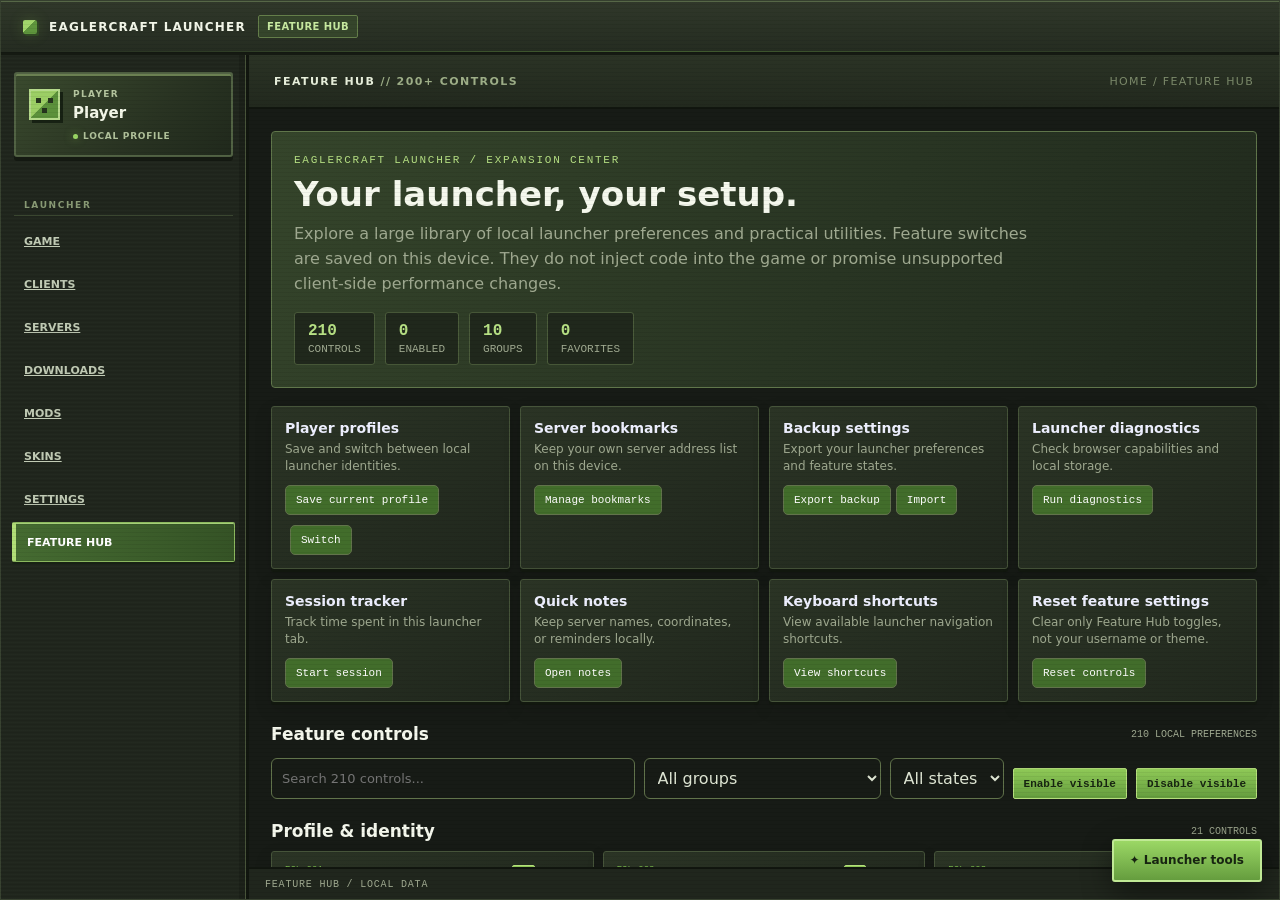
<file: feature-hub.html>
<!DOCTYPE html>
<html lang="en">
<head>
<meta charset="UTF-8">
<meta name="viewport" content="width=device-width,initial-scale=1">
<title>Feature Hub — EaglerCraft Launcher</title>
<link rel="stylesheet" href="styles.css">
<style>
body{overflow:auto}.launcher{min-height:100vh;height:auto}.content{min-height:calc(100vh - 36px)}.main-panel{min-width:0}.hub-wrap{padding:22px;overflow:auto;flex:1}.hub-hero{padding:22px;border:1px solid var(--border2);background:linear-gradient(125deg,var(--panel),var(--bg3));border-radius:10px;margin-bottom:18px}.hub-kicker{font:11px var(--mono);letter-spacing:.16em;color:var(--accent)}.hub-hero h1{font:700 clamp(23px,4vw,34px) var(--sans);color:var(--text-bright);margin:8px 0}.hub-hero p{color:var(--text-dim);max-width:760px;line-height:1.55}.hub-stats{display:flex;gap:10px;flex-wrap:wrap;margin-top:16px}.hub-stat{padding:9px 13px;border:1px solid var(--border);border-radius:7px;background:var(--bg);font:11px var(--mono);color:var(--text-dim)}.hub-stat strong{color:var(--accent);font-size:16px;display:block;margin-bottom:3px}.hub-tools{display:grid;grid-template-columns:repeat(4,minmax(0,1fr));gap:10px;margin-bottom:18px}.tool-card,.feature-card{background:var(--panel);border:1px solid var(--border);border-radius:8px;padding:13px}.tool-card h3{font:600 14px var(--sans);color:var(--text-bright);margin-bottom:5px}.tool-card p{font-size:12px;color:var(--text-dim);line-height:1.4;min-height:34px}.tool-card button,.hub-btn{margin-top:10px;background:var(--accent-dim);border:1px solid var(--border2);border-radius:5px;color:white;padding:8px 10px;font:11px var(--mono);cursor:pointer}.tool-card button:hover,.hub-btn:hover{background:var(--accent)}.hub-controls{display:flex;gap:9px;flex-wrap:wrap;margin:14px 0}.hub-search{flex:1;min-width:190px;background:var(--bg);color:var(--text);border:1px solid var(--border2);border-radius:6px;padding:10px;font:13px var(--sans)}.hub-select{background:var(--bg);color:var(--text);border:1px solid var(--border2);border-radius:6px;padding:9px}.hub-heading{display:flex;align-items:center;justify-content:space-between;gap:12px;margin:22px 0 10px}.hub-heading h2{font:700 17px var(--sans);color:var(--text-bright)}.hub-heading span{font:10px var(--mono);color:var(--text-dim)}.feature-grid{display:grid;grid-template-columns:repeat(3,minmax(0,1fr));gap:9px}.feature-card{display:flex;gap:10px;align-items:flex-start;min-height:88px}.feature-card strong{display:block;font:600 13px var(--sans);color:var(--text-bright);margin-bottom:4px}.feature-card small{display:block;color:var(--text-dim);font:11px/1.4 var(--sans)}.feature-card input{accent-color:var(--accent);width:17px;height:17px;margin:2px 0 0 auto;flex-shrink:0}.feature-card .f-id{font:9px var(--mono);color:var(--accent);margin-bottom:4px}.feature-card.hidden{display:none}.hub-empty{padding:28px;text-align:center;color:var(--text-dim);border:1px dashed var(--border);border-radius:8px;display:none}.hub-note{color:var(--text-dim);font-size:11px;line-height:1.5;margin-top:12px}.hub-toast{position:fixed;bottom:20px;right:20px;background:var(--panel);border:1px solid var(--accent);padding:12px 16px;border-radius:7px;color:var(--text-bright);z-index:99;display:none}.hub-toast.show{display:block}.hub-danger{border-color:#8b5a35}.hub-actions{display:flex;gap:8px;flex-wrap:wrap}.hub-actions button{margin-top:0}@media(max-width:900px){.hub-tools{grid-template-columns:repeat(2,minmax(0,1fr))}.feature-grid{grid-template-columns:repeat(2,minmax(0,1fr))}}@media(max-width:600px){.hub-wrap{padding:13px}.hub-tools,.feature-grid{grid-template-columns:1fr}.hub-hero{padding:16px}.hub-heading{align-items:flex-start;flex-direction:column}}
</style>
  <script src="launcher-core.js" defer></script>
</head>
<body>
<div class="launcher">
<div class="title-bar"><div class="title-logo"><div class="title-dot"></div>EAGLERCRAFT LAUNCHER <span class="ver">FEATURE HUB</span></div><div class="title-controls"><div class="wdot min"></div><div class="wdot max"></div><div class="wdot close"></div></div></div>
<div class="content">
<aside class="sidebar"><div class="profile"><div class="profile-label">Player</div><span class="profile-name" id="playerName">Player</span><div class="profile-status"><div class="status-dot"></div>LOCAL PROFILE</div></div>
<nav><div class="nav-section-label">Launcher</div>
<a class="nav-item" href="index.html">Game</a><a class="nav-item" href="clients.html">Clients</a><a class="nav-item" href="servers.html">Servers</a><a class="nav-item" href="downloads.html">Downloads</a><a class="nav-item" href="mods.html">Mods</a><a class="nav-item" href="skins.html">Skins</a><a class="nav-item" href="settings.html">Settings</a><div class="nav-item selected">Feature Hub</div></nav>
</aside>
<main class="main-panel"><div class="top-bar"><div class="game-title">FEATURE HUB <span>// 200+ CONTROLS</span></div><div class="breadcrumb">HOME / FEATURE HUB</div></div>
<div class="hub-wrap">
<section class="hub-hero"><div class="hub-kicker">EAGLERCRAFT LAUNCHER / EXPANSION CENTER</div><h1>Your launcher, your setup.</h1><p>Explore a large library of local launcher preferences and practical utilities. Feature switches are saved on this device. They do not inject code into the game or promise unsupported client-side performance changes.</p><div class="hub-stats"><div class="hub-stat"><strong id="totalCount">210</strong>CONTROLS</div><div class="hub-stat"><strong id="enabledCount">0</strong>ENABLED</div><div class="hub-stat"><strong id="categoryCount">10</strong>GROUPS</div><div class="hub-stat"><strong id="savedCount">0</strong>FAVORITES</div></div></section>
<section class="hub-tools">
<div class="tool-card"><h3>Player profiles</h3><p>Save and switch between local launcher identities.</p><button onclick="saveProfile()">Save current profile</button><button onclick="switchProfile()" style="margin-left:5px">Switch</button></div>
<div class="tool-card"><h3>Server bookmarks</h3><p>Keep your own server address list on this device.</p><button onclick="manageServers()">Manage bookmarks</button></div>
<div class="tool-card"><h3>Backup settings</h3><p>Export your launcher preferences and feature states.</p><button onclick="exportBackup()">Export backup</button><button onclick="document.getElementById('backupFile').click()" style="margin-left:5px">Import</button><input id="backupFile" type="file" accept=".json,application/json" hidden onchange="importBackup(event)"></div>
<div class="tool-card"><h3>Launcher diagnostics</h3><p>Check browser capabilities and local storage.</p><button onclick="runDiagnostics()">Run diagnostics</button></div>
<div class="tool-card"><h3>Session tracker</h3><p>Track time spent in this launcher tab.</p><button onclick="toggleSession()">Start session</button></div>
<div class="tool-card"><h3>Quick notes</h3><p>Keep server names, coordinates, or reminders locally.</p><button onclick="editNotes()">Open notes</button></div>
<div class="tool-card"><h3>Keyboard shortcuts</h3><p>View available launcher navigation shortcuts.</p><button onclick="showShortcuts()">View shortcuts</button></div>
<div class="tool-card"><h3>Reset feature settings</h3><p>Clear only Feature Hub toggles, not your username or theme.</p><button class="hub-danger" onclick="resetFeatures()">Reset controls</button></div>
</section>
<div class="hub-heading"><h2>Feature controls</h2><span>210 LOCAL PREFERENCES</span></div>
<div class="hub-controls"><input id="featureSearch" class="hub-search" placeholder="Search 210 controls..." oninput="renderFeatures()"><select id="categoryFilter" class="hub-select" onchange="renderFeatures()"><option value="all">All groups</option></select><select id="stateFilter" class="hub-select" onchange="renderFeatures()"><option value="all">All states</option><option value="enabled">Enabled</option><option value="disabled">Disabled</option><option value="favorite">Favorites</option></select><button class="hub-btn" onclick="toggleVisible(true)">Enable visible</button><button class="hub-btn" onclick="toggleVisible(false)">Disable visible</button></div>
<div id="featureSections"></div><div id="noFeatures" class="hub-empty">No controls match your search.</div>
<p class="hub-note">These switches store your preferences as local launcher data. Some controls are organizational preferences for future integrations; only the utilities above and launcher-wide settings that are explicitly connected to the current site change behavior today. No feature can bypass browser security, unlock paid services, or guarantee more FPS.</p>
</div>
<div class="bottom-bar"><div class="status-line">FEATURE HUB / LOCAL DATA</div></div></main>
</div></div>
<div class="hub-toast" id="hubToast"></div>
<script>
const groups=[
["Profile & identity",["Player nickname reminders","Profile avatar preference","Default player identity","Alternate player identities","Profile description","Favorite profile","Profile color label","Profile quick switch","Last-used profile","Profile export","Profile import","Profile notes","Profile tags","Profile privacy reminder","Guest identity mode","Username validation reminder","Profile activity log","Profile creation date","Profile rename helper","Profile sorting","Profile backup reminder"]],
["Launch controls",["Remember last game version","Remember last client","Default launch mode preference","Launch confirmation reminder","Custom HTML launch preference","Open game in new tab","Launch history","Favorite game versions","Recent versions list","Version search preference","WASM version preference","Classic version filter","Beta version filter","Release version filter","Custom client label","Launch notes","Launch profile presets","Launch warning reminders","Popup permission reminder","Launch error history","Launch checklist"]],
["Server tools",["Favorite server list","Server labels","Server categories","Server address notes","Server version notes","Server region labels","Server ping history preference","Server player-count history preference","Server join reminders","Server status reminders","Server copy-address shortcut","Server sorting preference","Server search preference","Server tags","Server connection notes","Server rules notes","Server whitelist notes","Server backup list","Recently viewed servers","Server comparison shortlist","Server maintenance reminders"]],
["Interface & layout",["Compact interface preference","Large text preference","Sidebar visibility preference","Reduced motion preference","High contrast preference","Dense card layout","Wide content layout","Show status details","Show page breadcrumbs","Show tooltips","Show section descriptions","Remember last page","Keyboard navigation hints","Mobile layout preference","Touch target preference","Sticky toolbar preference","Card spacing preference","Rounded panel preference","Minimal chrome preference","Focus outline preference","Scroll position memory"]],
["Accessibility",["Keyboard-only navigation","Visible focus rings","Reduced animation preference","Readable font preference","Dyslexia-friendly spacing","High contrast labels","Larger click targets","Screen reader labels reminder","Avoid color-only status","Clear error messages","Confirm destructive actions","Persistent status messages","Simplified navigation preference","Text scaling reminder","No-flash interface preference","Motion sensitivity preference","Readable line spacing","Accessible form labels","Keyboard shortcut hints","Accessible table preference","Accessible dialog preference"]],
["Performance & browser",["Low-memory mode reminder","Close unused tabs reminder","Browser update reminder","Hardware acceleration check","WebGL capability check","WebAssembly capability check","WebSocket capability check","Storage availability check","Network quality notes","Connection troubleshooting guide","Background tab reminder","Power-saving preference","Battery-conscious reminders","Data usage notes","Cache cleanup reminder","Browser compatibility notes","Fullscreen support check","Audio capability check","Pointer lock capability check","Touch input capability check","Performance test history"]],
["Organization & workflow",["Pinned tools","Favorite pages","Custom page groups","Personal task list","Quick launch checklist","Recent actions list","Saved text snippets","Server notes","Coordinate notebook","Build notes","Changelog bookmarks","Custom tags","Item sorting preference","Search history preference","Recently used tools","Workspace label","Daily play goal","Weekly play goal","Reminder notes","Project links","Personal dashboard layout"]],
["Privacy & safety",["Local-only profile preference","Backup before reset reminder","Import confirmation","Export confirmation","Clear data confirmation","External link warning","Unknown HTML warning","Untrusted client reminder","HTTPS preference reminder","Permission review reminder","Clipboard permission reminder","Popup permission reminder","Storage privacy reminder","No account credentials reminder","Safe browsing reminder","Third-party script reminder","Private notes reminder","Hide profile name preference","Session privacy reminder","Data retention reminder","Security checklist"]],
["Notifications & feedback",["Launch success notice","Launch failure notice","Import result notice","Export result notice","Profile switch notice","Server bookmark notice","Settings saved notice","Diagnostics result notice","Session timer notice","Update reminder","New feature reminder","Error detail preference","Toast duration preference","Quiet mode preference","Sound notification preference","Desktop notification reminder","Status badge preference","Success message preference","Warning message preference","Progress indicator preference","Completion summary preference"]],
["Data & maintenance",["Automatic local backup reminder","Manual backup schedule","Backup filename preference","Backup version metadata","Import merge preference","Import replace preference","Storage usage tracking","Local data inventory","Old note cleanup reminder","Old profile cleanup reminder","Unused favorites cleanup","Settings audit preference","Configuration version label","Data migration reminder","Reset scope reminder","Restore point notes","Export selected settings","Import selected settings","Duplicate entry warning","Storage quota warning","Maintenance checklist"]]
];
const features=groups.flatMap((g,gi)=>g[1].map((name,i)=>({id:gi*21+i+1,name,group:g[0],desc:"Saved locally as a launcher preference.",key:"ecl_feature_"+(gi*21+i+1)})));
const get=(k,d)=>{try{const v=localStorage.getItem(k);return v===null?d:v}catch(e){return d}};
const set=(k,v)=>{try{localStorage.setItem(k,v)}catch(e){toast("Storage unavailable in this browser.")}};
let favorites=JSON.parse(get("ecl_feature_favorites","[]"));
function toast(s){const t=document.getElementById("hubToast");t.textContent=s;t.classList.add("show");setTimeout(()=>t.classList.remove("show"),2600)}
function isOn(f){return get(f.key,"false")==="true"}
function renderFeatures(){
 const q=document.getElementById("featureSearch").value.toLowerCase(),cat=document.getElementById("categoryFilter").value,state=document.getElementById("stateFilter").value;
 const root=document.getElementById("featureSections");root.innerHTML="";let shown=0;
 groups.forEach(g=>{if(cat!=="all"&&cat!==g[0])return;const items=features.filter(f=>f.group===g[0]&&(!q||(f.name+" "+f.group).toLowerCase().includes(q))&&(state==="all"||(state==="enabled"&&isOn(f))||(state==="disabled"&&!isOn(f))||(state==="favorite"&&favorites.includes(f.id))));
 if(!items.length)return;shown+=items.length;const section=document.createElement("section");section.innerHTML='<div class="hub-heading"><h2></h2><span></span></div><div class="feature-grid"></div>';section.querySelector("h2").textContent=g[0];section.querySelector(".hub-heading span").textContent=items.length+" CONTROLS";const grid=section.querySelector(".feature-grid");
 items.forEach(f=>{const card=document.createElement("label");card.className="feature-card";const info=document.createElement("div"),id=document.createElement("div"),name=document.createElement("strong"),desc=document.createElement("small"),toggle=document.createElement("input"),star=document.createElement("button");id.className="f-id";id.textContent="ECL-"+String(f.id).padStart(3,"0");name.textContent=f.name;desc.textContent=f.desc;info.append(id,name,desc);toggle.type="checkbox";toggle.checked=isOn(f);toggle.title="Toggle "+f.name;toggle.onchange=()=>{set(f.key,String(toggle.checked));updateStats()};star.type="button";star.className="hub-btn";star.style.cssText="margin:0;padding:4px 7px";star.textContent=favorites.includes(f.id)?"★":"☆";star.title="Favorite";star.onclick=e=>{e.preventDefault();favorites=favorites.includes(f.id)?favorites.filter(x=>x!==f.id):[...favorites,f.id];set("ecl_feature_favorites",JSON.stringify(favorites));renderFeatures();updateStats()};card.append(info,star,toggle);grid.append(card)});root.append(section)});
 document.getElementById("noFeatures").style.display=shown?"none":"block";updateStats();
}
function updateStats(){document.getElementById("enabledCount").textContent=features.filter(isOn).length;document.getElementById("savedCount").textContent=favorites.length}
function toggleVisible(on){const q=document.getElementById("featureSearch").value.toLowerCase(),cat=document.getElementById("categoryFilter").value,state=document.getElementById("stateFilter").value;features.filter(f=>(cat==="all"||cat===f.group)&&(!q||(f.name+" "+f.group).toLowerCase().includes(q))&&(state!=="favorite"||favorites.includes(f.id))).forEach(f=>set(f.key,String(on)));renderFeatures();toast(on?"Visible controls enabled":"Visible controls disabled")}
function saveProfile(){const profiles=JSON.parse(get("ecl_profiles","[]"));const name=prompt("Name this profile",get("username","Player"));if(!name)return;profiles.push({name,username:get("username","Player"),theme:get("launcherTheme","default"),scale:get("uiScale","1"),mode:get("launchMethod","regular"),saved:new Date().toISOString()});set("ecl_profiles",JSON.stringify(profiles));toast("Profile saved: "+name)}
function switchProfile(){const profiles=JSON.parse(get("ecl_profiles","[]"));if(!profiles.length){toast("No saved profiles yet.");return}const list=profiles.map((p,i)=>(i+1)+". "+p.name).join("\n");const choice=Number(prompt("Choose a profile number:\n"+list));if(!profiles[choice-1])return;const p=profiles[choice-1];set("username",p.username);set("launcherTheme",p.theme);set("uiScale",p.scale);set("launchMethod",p.mode);toast("Profile loaded. Reload the launcher to apply all changes.")}
function manageServers(){const list=JSON.parse(get("ecl_servers","[]"));const value=prompt("Enter server name and address separated by a comma. Leave blank to view saved bookmarks.", "My server, wss://example.com");if(value===null)return;if(value.trim()){const [name,...addr]=value.split(",");list.push({name:name.trim(),address:addr.join(",").trim()});set("ecl_servers",JSON.stringify(list));toast("Server bookmark saved")}else alert(list.length?list.map((s,i)=>(i+1)+". "+s.name+" — "+s.address).join("\n"):"No bookmarks saved.")}
function exportBackup(){const data={format:"eaglercraft-launcher-backup",version:1,created:new Date().toISOString(),data:{}};for(let i=0;i<localStorage.length;i++){const k=localStorage.key(i);if(k&&(/^(username|launcherTheme|uiScale|launchMethod|wisp|ecl_)/).test(k))data.data[k]=localStorage.getItem(k)}const blob=new Blob([JSON.stringify(data,null,2)],{type:"application/json"}),a=document.createElement("a");a.href=URL.createObjectURL(blob);a.download="eaglercraft-launcher-backup.json";a.click();URL.revokeObjectURL(a.href);toast("Backup exported")}
function importBackup(e){const file=e.target.files[0];e.target.value="";if(!file)return;const reader=new FileReader();reader.onload=()=>{try{const d=JSON.parse(reader.result);if(d.format!=="eaglercraft-launcher-backup"||!d.data)throw Error("Not a launcher backup");if(!confirm("Import "+Object.keys(d.data).length+" settings? Existing matching settings will be replaced."))return;Object.entries(d.data).forEach(([k,v])=>{if(/^(username|launcherTheme|uiScale|launchMethod|wisp|ecl_)/.test(k)&&typeof v==="string")set(k,v)});toast("Backup imported. Reload to apply all settings.")}catch(err){toast("Import failed: "+err.message)} };reader.readAsText(file)}
function runDiagnostics(){const results=["Browser: "+navigator.userAgent,"Online: "+navigator.onLine,"Local storage: "+(()=>{try{localStorage.setItem("_ecl_test","1");localStorage.removeItem("_ecl_test");return"available"}catch(e){return"blocked"}})(),"WebAssembly: "+(typeof WebAssembly!=="undefined"?"supported":"unavailable"),"WebSocket: "+(typeof WebSocket!=="undefined"?"supported":"unavailable"),"WebGL: "+(()=>{try{return!!document.createElement("canvas").getContext("webgl")?"available":"unavailable"}catch(e){return"unavailable"}})(),"Screen: "+screen.width+"×"+screen.height,"Viewport: "+innerWidth+"×"+innerHeight];alert("LAUNCHER DIAGNOSTICS\n\n"+results.join("\n"))}
let sessionStart=0,sessionInterval=null;
function toggleSession(){if(sessionInterval){clearInterval(sessionInterval);sessionInterval=null;const sec=Math.floor((Date.now()-sessionStart)/1000);set("ecl_last_session",String(sec));toast("Session tracked: "+Math.floor(sec/60)+"m "+sec%60+"s")}else{sessionStart=Date.now();sessionInterval=setInterval(()=>{const b=document.querySelector(".bottom-bar .status-line");if(b)b.textContent="SESSION / "+Math.floor((Date.now()-sessionStart)/60000)+"M "+Math.floor((Date.now()-sessionStart)/1000)%60+"S"},1000);toast("Session tracking started")}}
function editNotes(){const old=get("ecl_notes","");const n=prompt("Your local launcher notes:",old);if(n!==null){set("ecl_notes",n);toast("Notes saved")}}
function showShortcuts(){alert("LAUNCHER SHORTCUTS\n\nAlt + 1 — Game\nAlt + 2 — Clients\nAlt + 3 — Servers\nAlt + 4 — Settings\nAlt + 5 — Feature Hub\n\nShortcuts work while this page is open.")}
function resetFeatures(){if(!confirm("Reset all 210 feature switches and favorites? Other launcher settings will stay."))return;features.forEach(f=>localStorage.removeItem(f.key));favorites=[];localStorage.removeItem("ecl_feature_favorites");renderFeatures();toast("Feature controls reset")}
groups.forEach(g=>{const o=document.createElement("option");o.value=g[0];o.textContent=g[0];document.getElementById("categoryFilter").append(o)});
document.getElementById("playerName").textContent=get("username","Player");document.getElementById("totalCount").textContent=features.length;document.getElementById("categoryCount").textContent=groups.length;renderFeatures();
document.addEventListener("keydown",e=>{if(!e.altKey)return;const map={"1":"index.html","2":"clients.html","3":"servers.html","4":"settings.html","5":"feature-hub.html"};if(map[e.key])location.href=map[e.key]});
</script>
</body></html>
</file>
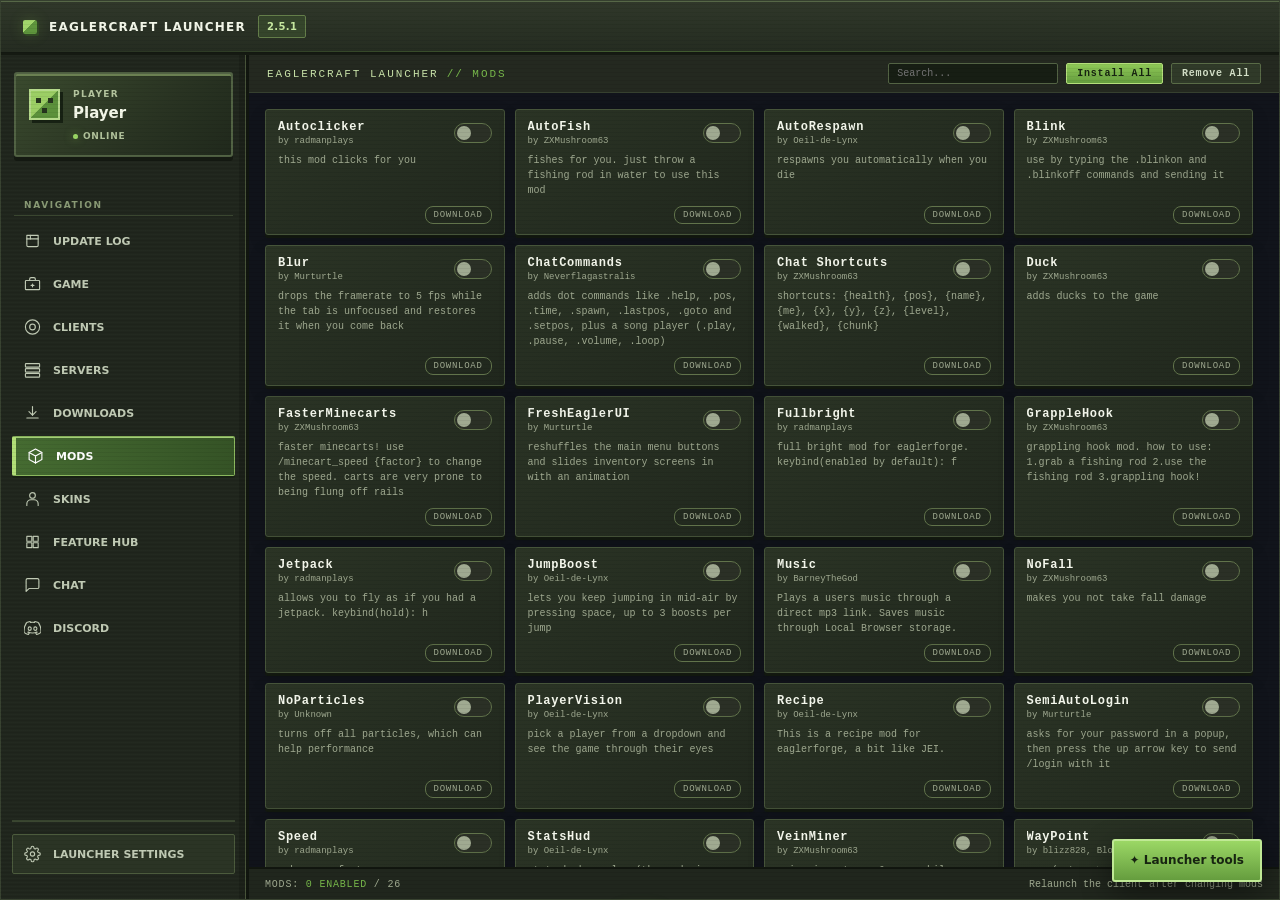
<file: mods.html>
<!DOCTYPE html>
<html lang="en">
<head>
  <meta charset="UTF-8">
  <meta name="viewport" content="width=device-width, initial-scale=1.0">
  <title>EaglerCraft Launcher - Mods</title>
  <link rel="icon" type="image/png" href="resources/main.png">
  <link rel="stylesheet" href="styles.css">
  <script src="script.js" defer></script>
  <style>
.mods-top-bar{background:var(--panel);border-bottom:1px solid var(--border);padding:0 18px;height:38px;display:flex;align-items:center;justify-content:space-between;gap:12px;flex-shrink:0}
.mods-title{font-family:var(--mono);font-size:11px;color:var(--text-dim);text-transform:uppercase;letter-spacing:.18em;display:flex;align-items:center;gap:8px;white-space:nowrap}
.mods-title span{color:var(--accent)}
.mods-controls{display:flex;align-items:center;gap:8px;font-family:var(--mono);font-size:10px;color:var(--text-dim)}
.mods-controls input{background:var(--bg);color:var(--text);border:1px solid var(--border2);padding:4px 8px;font-family:var(--mono);font-size:10px;outline:none;width:170px}
.mods-controls input:focus{border-color:var(--accent)}
.refresh-btn{background:var(--accent-dim);border:none;color:#fff;font-family:var(--mono);font-size:10px;padding:4px 10px;cursor:pointer;letter-spacing:.08em;transition:background .13s}
.refresh-btn:hover{background:var(--accent)}
.refresh-btn.ghost{background:transparent;border:1px solid var(--border2);color:var(--text-dim)}
.refresh-btn.ghost:hover{border-color:var(--accent);color:var(--accent)}
.mods-content{flex:1;padding:16px;overflow-y:auto;scrollbar-width:thin;scrollbar-color:var(--scroll) var(--bg3)}
.mods-content::-webkit-scrollbar{width:5px}.mods-content::-webkit-scrollbar-track{background:var(--bg3)}.mods-content::-webkit-scrollbar-thumb{background:var(--scroll);border-radius:3px}
.mod-grid{display:grid;grid-template-columns:repeat(4,minmax(0,1fr));gap:10px;align-content:start;margin-bottom:26px}
@media(min-width:1201px){.mod-grid .mod-card:nth-last-child(2):nth-child(4n+1){grid-column:2}}
.mod-grid:empty::before{content:"Nothing listed yet. Add a block in mods.html.";grid-column:1/-1;font-family:var(--mono);font-size:11px;color:var(--text-dim);padding:14px;border:1px dashed var(--border)}
.sec-title{font-family:var(--mono);font-size:9px;color:var(--accent);text-transform:uppercase;letter-spacing:.28em;margin-bottom:12px;display:flex;align-items:center;gap:10px}
.sec-title::after{content:"";flex:1;height:1px;background:var(--border)}
@media(max-width:1200px){.mod-grid{grid-template-columns:repeat(3,minmax(0,1fr))}}
@media(max-width:900px){.mod-grid{grid-template-columns:repeat(2,minmax(0,1fr))}}
@media(max-width:560px){.mod-grid{grid-template-columns:1fr}}
.mod-card{background:var(--panel);border:1px solid var(--border);border-left:3px solid var(--accent-dim);padding:10px 12px;position:relative;transition:border-color .13s,box-shadow .13s;box-sizing:border-box;display:flex;flex-direction:column;min-width:0}
.mod-card:hover{border-color:var(--accent);border-left-color:var(--accent);box-shadow:0 0 14px var(--accent-glow)}
.mod-card.on{border-left-color:var(--accent)}
.mod-card.off{border-left-color:#555;opacity:.7}
.mod-header{display:flex;align-items:center;gap:8px;margin-bottom:7px}
.mod-id{flex:1;min-width:0}
.mn{font-family:var(--mono);font-size:12px;font-weight:bold;color:var(--text-bright,#fff);letter-spacing:.06em;overflow:hidden;text-overflow:ellipsis;white-space:nowrap;display:block}
.by{font-family:var(--mono);font-size:9px;color:var(--text-dim);margin-top:2px;white-space:nowrap;overflow:hidden;text-overflow:ellipsis;display:block}
.by::before{content:"by "}
.md{font-family:var(--mono);font-size:10px;color:var(--text-dim);line-height:1.5;flex:1;margin-bottom:8px;word-break:break-word;display:block}
.mod-foot{display:flex;gap:6px;justify-content:flex-end}
.copy-btn{background:none;border:1px solid var(--border2);color:var(--text-dim);font-family:var(--mono);font-size:9px;padding:3px 8px;cursor:pointer;letter-spacing:.08em;transition:border-color .13s,color .13s;text-transform:uppercase}
.copy-btn:hover{border-color:var(--accent);color:var(--accent)}
.copy-btn.rm:hover{border-color:#ff1744;color:#ff5555}
.sw{position:relative;width:38px;height:20px;flex-shrink:0}
.sw input{opacity:0;position:absolute;inset:0;margin:0;cursor:pointer;z-index:2;width:100%;height:100%}
.sw i{position:absolute;inset:0;background:var(--bg3);border:1px solid var(--border2);border-radius:20px;transition:.2s}
.sw i::before{content:"";position:absolute;left:2px;top:2px;width:14px;height:14px;border-radius:50%;background:var(--text-dim);transition:.2s}
.sw input:checked+i{background:var(--accent-dim);border-color:var(--accent)}
.sw input:checked+i::before{transform:translateX(18px);background:var(--accent-hi)}
</style>
  <script src="launcher-core.js" defer></script>
</head>
<body>

<div class="launcher">

  <!-- TITLE BAR -->
  <div class="title-bar">
    <div class="title-logo">
      <div class="title-dot"></div>
      EAGLERCRAFT LAUNCHER <span class="ver">2.5.1</span>
    </div>
  </div>

  <div class="content">

    <!-- SIDEBAR -->
    <div class="sidebar">
      <div class="profile">
        <div class="profile-label">Player</div>
        <span class="profile-name" id="profile-name">Player</span>
        <div class="profile-status"><div class="status-dot"></div>ONLINE</div>
      </div>
      <nav>
        <div class="nav-section-label">Navigation</div>
        <div class="nav-item" onclick="redirectToNews()">
          <svg class="nav-svg" viewBox="0 0 24 24"><path d="M4 4h16v14a2 2 0 01-2 2H6a2 2 0 01-2-2V4z"/><line x1="4" y1="9" x2="20" y2="9"/><line x1="9" y1="4" x2="9" y2="9"/></svg>
          Update Log
        </div>
        <div class="nav-item" onclick="redirectToMain()">
          <svg class="nav-svg" viewBox="0 0 24 24"><rect x="2" y="7" width="20" height="13" rx="1"/><path d="M8 7V5a2 2 0 012-2h4a2 2 0 012 2v2"/><line x1="12" y1="12" x2="12" y2="16"/><line x1="10" y1="14" x2="14" y2="14"/></svg>
          Game
        </div>
        <div class="nav-item" onclick="redirectToClients()">
          <svg class="nav-svg" viewBox="0 0 24 24"><circle cx="12" cy="12" r="10"/><circle cx="12" cy="12" r="4"/></svg>
          Clients
        </div>
        <div class="nav-item" onclick="redirectToServers()">
          <svg class="nav-svg" viewBox="0 0 24 24"><rect x="2" y="3" width="20" height="5" rx="1"/><rect x="2" y="10" width="20" height="5" rx="1"/><rect x="2" y="17" width="20" height="5" rx="1"/></svg>
          Servers
        </div>
        <div class="nav-item" onclick="redirectToDownloads()">
          <svg class="nav-svg" viewBox="0 0 24 24"><line x1="12" y1="3" x2="12" y2="15"/><polyline points="7 10 12 15 17 10"/><line x1="4" y1="19" x2="20" y2="19"/></svg>
          Downloads
        </div>
        <div class="nav-item selected">
          <svg class="nav-svg" viewBox="0 0 24 24"><path d="M12 2l9 5v10l-9 5-9-5V7z"/><polyline points="3 7 12 12 21 7"/><line x1="12" y1="12" x2="12" y2="22"/></svg>
          Mods
        </div>
        <div class="nav-item" onclick="redirectToSkins()">
          <svg class="nav-svg" viewBox="0 0 24 24"><circle cx="12" cy="7" r="4"/><path d="M4 21v-2a6 6 0 0 1 6-6h4a6 6 0 0 1 6 6v2"/></svg>
          Skins
        </div>
        <div class="nav-item" onclick="window.location.href='feature-hub.html'">
          <svg class="nav-svg" viewBox="0 0 24 24"><path d="M4 4h7v7H4zM13 4h7v7h-7zM4 13h7v7H4zM13 13h7v7h-7z"/></svg>
          Feature Hub
        </div>
        <div class="nav-item" onclick="redirectToChat()">
          <svg class="nav-svg" viewBox="0 0 24 24"><path d="M21 15a2 2 0 01-2 2H7l-4 4V5a2 2 0 012-2h14a2 2 0 012 2z"/></svg>
          Chat
        </div>
        <div class="nav-item" onclick="window.open('https://discord.gg/qQBamNZSwz', '_blank')">
          <svg class="nav-svg" viewBox="0 0 24 24" fill="currentColor">
            <path d="M20.317 4.37a19.79 19.79 0 0 0-4.885-1.515.074.074 0 0 0-.079.037c-.21.375-.444.864-.608 1.25a18.27 18.27 0 0 0-5.487 0 12.64 12.64 0 0 0-.617-1.25.077.077 0 0 0-.079-.037A19.736 19.736 0 0 0 3.677 4.37a.07.07 0 0 0-.032.027C.533 9.046-.32 13.58.099 18.057a.082.082 0 0 0 .031.057 19.9 19.9 0 0 0 5.993 3.03.078.078 0 0 0 .084-.028 14.09 14.09 0 0 0 1.226-1.994.076.076 0 0 0-.041-.106 13.107 13.107 0 0 1-1.872-.892.077.077 0 0 1-.008-.128 10.2 10.2 0 0 0 .372-.292.074.074 0 0 1 .077-.01c3.928 1.793 8.18 1.793 12.062 0a.074.074 0 0 1 .078.01c.12.098.246.198.373.292a.077.077 0 0 1-.006.128 12.299 12.299 0 0 1-1.873.892.076.076 0 0 0-.04.106c.36.698.772 1.362 1.225 1.994a.076.076 0 0 0 .084.028 19.839 19.839 0 0 0 6.002-3.03.077.077 0 0 0 .032-.057c.5-5.177-.838-9.674-3.549-13.66a.061.061 0 0 0-.031-.028zM8.02 15.33c-1.183 0-2.157-1.085-2.157-2.419 0-1.333.955-2.419 2.157-2.419 1.21 0 2.176 1.096 2.157 2.42 0 1.333-.955 2.418-2.157 2.418zm7.975 0c-1.183 0-2.157-1.085-2.157-2.419 0-1.333.955-2.419 2.157-2.419 1.21 0 2.176 1.096 2.157 2.42 0 1.333-.946 2.418-2.157 2.418z"/>
          </svg>
          Discord
        </div>
      </nav>
      <div class="sidebar-bottom">
        <div class="nav-item" onclick="redirectToSettings()">
          <svg class="nav-svg" viewBox="0 0 24 24"><circle cx="12" cy="12" r="3"/><path d="M19.4 15a1.65 1.65 0 00.33 1.82l.06.06a2 2 0 010 2.83 2 2 0 01-2.83 0l-.06-.06a1.65 1.65 0 00-1.82-.33 1.65 1.65 0 00-1 1.51V21a2 2 0 01-4 0v-.09A1.65 1.65 0 009 19.4a1.65 1.65 0 00-1.82.33l-.06.06a2 2 0 01-2.83-2.83l.06-.06A1.65 1.65 0 004.68 15a1.65 1.65 0 00-1.51-1H3a2 2 0 010-4h.09A1.65 1.65 0 004.6 9a1.65 1.65 0 00-.33-1.82l-.06-.06a2 2 0 012.83-2.83l.06.06A1.65 1.65 0 009 4.68a1.65 1.65 0 001-1.51V3a2 2 0 014 0v.09a1.65 1.65 0 001 1.51 1.65 1.65 0 001.82-.33l.06-.06a2 2 0 012.83 2.83l-.06.06A1.65 1.65 0 0019.4 9a1.65 1.65 0 001.51 1H21a2 2 0 010 4h-.09a1.65 1.65 0 00-1.51 1z"/></svg>
          Launcher Settings
        </div>
      </div>
    </div>

    <!-- MAIN PANEL -->
    <div class="main-panel">
      <div class="mods-top-bar">
        <div class="mods-title">EAGLERCRAFT LAUNCHER <span>// MODS</span></div>
        <div class="mods-controls">
          <input type="text" id="mod-search" placeholder="Search...">
          <button class="refresh-btn" id="installAll">Install All</button>
          <button class="refresh-btn ghost" id="reset">Remove All</button>
        </div>
      </div>

      <div class="mods-content">

        <!-- ================= ADD MODS HERE =================
             One block per mod. data-folder = folder name: code is fetched from the
             repo (mods/<folder>/mod.js on GitHub). Optional: data-file="Folder/other.js".
             Only name / by / description are shown. -->
        <div class="mod-grid" id="mod-grid">
          <div class="mod-card" data-folder="Autoclicker">
            <span class="mn">Autoclicker</span>
            <span class="by">radmanplays</span>
            <span class="md">this mod clicks for you</span>
          </div>
          <div class="mod-card" data-folder="AutoFish">
            <span class="mn">AutoFish</span>
            <span class="by">ZXMushroom63</span>
            <span class="md">fishes for you. just throw a fishing rod in water to use this mod</span>
          </div>
          <div class="mod-card" data-folder="AutoRespawn">
            <span class="mn">AutoRespawn</span>
            <span class="by">Oeil-de-Lynx</span>
            <span class="md">respawns you automatically when you die</span>
          </div>
          <div class="mod-card" data-folder="Blink">
            <span class="mn">Blink</span>
            <span class="by">ZXMushroom63</span>
            <span class="md">use by typing the .blinkon and .blinkoff commands and sending it</span>
          </div>
          <div class="mod-card" data-folder="Blur">
            <span class="mn">Blur</span>
            <span class="by">Murturtle</span>
            <span class="md">drops the framerate to 5 fps while the tab is unfocused and restores it when you come back</span>
          </div>
          <div class="mod-card" data-folder="ChatCommands">
            <span class="mn">ChatCommands</span>
            <span class="by">Neverflagastralis</span>
            <span class="md">adds dot commands like .help, .pos, .time, .spawn, .lastpos, .goto and .setpos, plus a song player (.play, .pause, .volume, .loop)</span>
          </div>
          <div class="mod-card" data-folder="ChatShortcuts">
            <span class="mn">Chat Shortcuts</span>
            <span class="by">ZXMushroom63</span>
            <span class="md">shortcuts: {health}, {pos}, {name}, {me}, {x}, {y}, {z}, {level}, {walked}, {chunk}</span>
          </div>
          <div class="mod-card" data-folder="Duck">
            <span class="mn">Duck</span>
            <span class="by">ZXMushroom63</span>
            <span class="md">adds ducks to the game</span>
          </div>
          <div class="mod-card" data-folder="FasterMinecarts">
            <span class="mn">FasterMinecarts</span>
            <span class="by">ZXMushroom63</span>
            <span class="md">faster minecarts! use /minecart_speed {factor} to change the speed. carts are very prone to being flung off rails</span>
          </div>
          <div class="mod-card" data-folder="FreshEaglerUI">
            <span class="mn">FreshEaglerUI</span>
            <span class="by">Murturtle</span>
            <span class="md">reshuffles the main menu buttons and slides inventory screens in with an animation</span>
          </div>
          <div class="mod-card" data-folder="Fullbright">
            <span class="mn">Fullbright</span>
            <span class="by">radmanplays</span>
            <span class="md">full bright mod for eaglerforge. keybind(enabled by default): f</span>
          </div>
          <div class="mod-card" data-folder="GrappleHook">
            <span class="mn">GrappleHook</span>
            <span class="by">ZXMushroom63</span>
            <span class="md">grappling hook mod. how to use: 1.grab a fishing rod 2.use the fishing rod 3.grappling hook!</span>
          </div>
          <div class="mod-card" data-folder="Jetpack">
            <span class="mn">Jetpack</span>
            <span class="by">radmanplays</span>
            <span class="md">allows you to fly as if you had a jetpack. keybind(hold): h</span>
          </div>
          <div class="mod-card" data-folder="JumpBoost">
            <span class="mn">JumpBoost</span>
            <span class="by">Oeil-de-Lynx</span>
            <span class="md">lets you keep jumping in mid-air by pressing space, up to 3 boosts per jump</span>
          </div>
          <div class="mod-card" data-folder="Music">
            <span class="mn">Music</span>
            <span class="by">BarneyTheGod</span>
            <span class="md">Plays a users music through a direct mp3 link. Saves music through Local Browser storage.</span>
          </div>
          <div class="mod-card" data-folder="NoFall">
            <span class="mn">NoFall</span>
            <span class="by">ZXMushroom63</span>
            <span class="md">makes you not take fall damage</span>
          </div>
          <div class="mod-card" data-folder="NoParticles">
            <span class="mn">NoParticles</span>
            <span class="by">Unknown</span>
            <span class="md">turns off all particles, which can help performance</span>
          </div>
          <div class="mod-card" data-folder="PlayerVision">
            <span class="mn">PlayerVision</span>
            <span class="by">Oeil-de-Lynx</span>
            <span class="md">pick a player from a dropdown and see the game through their eyes</span>
          </div>
          <div class="mod-card" data-folder="Recipe">
            <span class="mn">Recipe</span>
            <span class="by">Oeil-de-Lynx</span>
            <span class="md">This is a recipe mod for eaglerforge, a bit like JEI.</span>
          </div>
          <div class="mod-card" data-folder="SemiAutoLogin">
            <span class="mn">SemiAutoLogin</span>
            <span class="by">Murturtle</span>
            <span class="md">asks for your password in a popup, then press the up arrow key to send /login with it</span>
          </div>
          <div class="mod-card" data-folder="Speed">
            <span class="mn">Speed</span>
            <span class="by">radmanplays</span>
            <span class="md">makes you faster</span>
          </div>
          <div class="mod-card" data-folder="StatsHud">
            <span class="mn">StatsHud</span>
            <span class="by">Oeil-de-Lynx</span>
            <span class="md">stats hud overlay (the code is obfuscated, so this is going by the name)</span>
          </div>
          <div class="mod-card" data-folder="VeinMiner">
            <span class="mn">VeinMiner</span>
            <span class="by">ZXMushroom63</span>
            <span class="md">vein-mines trees &amp; ores while crouching. press the 'config' button for settings</span>
          </div>
          <div class="mod-card" data-folder="WayPoint">
            <span class="mn">WayPoint</span>
            <span class="by">blizz828, Block_2222 &amp; ZXMushroom63</span>
            <span class="md">use /setwp &lt;name&gt; to make a waypoint, and /wp &lt;name&gt; to go to it. /remwp &lt;name&gt; to delete a waypoint. /listwp to list all waypoints</span>
          </div>
          <div class="mod-card" data-folder="WorldEdit">
            <span class="mn">WorldEdit</span>
            <span class="by">radmanplays</span>
            <span class="md">use //wand, //set and //walls in singleplayer worlds</span>
          </div>
          <div class="mod-card" data-folder="Xray">
            <span class="mn">Xray</span>
            <span class="by">radmanplays</span>
            <span class="md">simple xray mod. its recommended to use this with Fullbright. keybind: x</span>
          </div>
        </div>

      </div>

      <div class="bottom-bar">
        <div class="status-line" id="status-line">MODS</div>
        <div class="credit">Relaunch the client after changing mods</div>
      </div>
    </div>
  </div>
</div>

<div class="toast" id="toast"></div>

<script>
(function(){
const $=id=>document.getElementById(id);
const toast=(m,e)=>typeof showToast==='function'?showToast(m,e):console.log(m);
const P=r=>new Promise((res,rej)=>{r.onsuccess=()=>res(r.result);r.onerror=()=>rej(r.error);});
// Same logic EFI's own loader uses
async function db(){
  const d=await P(indexedDB.open("EF_MODS"));
  if(!d.objectStoreNames.contains("filesystem")){
    d.close();
    const r=indexedDB.open("EF_MODS",d.version+1);
    r.onupgradeneeded=e=>e.target.result.createObjectStore("filesystem");
    return P(r);
  }
  return d;
}
async function get(key){const d=await db();try{const o=await P(d.transaction(["filesystem"],"readonly").objectStore("filesystem").get(key));return o?await o.text():null;}finally{d.close();}}
async function put(key,text){const d=await db();try{await P(d.transaction(["filesystem"],"readwrite").objectStore("filesystem").put(new Blob([new TextEncoder().encode(text)],{type:"text/plain"}),key));}finally{d.close();}}
async function del(key){const d=await db();try{await P(d.transaction(["filesystem"],"readwrite").objectStore("filesystem").delete(key));}finally{d.close();}}
async function clearAll(){const d=await db();try{await P(d.transaction(["filesystem"],"readwrite").objectStore("filesystem").clear());}finally{d.close();}}
const split=t=>t?t.split("|").filter(Boolean):[];
const getActive=async()=>split(await get("mods.txt"));
const getOff=async()=>split(await get("mods-disabled.txt"));
const setActive=l=>put("mods.txt",[...new Set(l)].sort().join("|"));
const setOff=l=>put("mods-disabled.txt",[...new Set(l)].sort().join("|"));
const clean=n=>n.replace(/[|\\\/]/g,"_").replace(/^web@/,"").trim();

function meta(src){
  const m=k=>{const r=new RegExp("ModAPI\\.meta\\."+k+"\\(\\s*([\"'`])([\\s\\S]*?)\\1");const x=src.match(r);return x?x[2]:"";};
  return {title:m("title"),ver:m("version"),dev:m("credits")||m("developer"),desc:m("description")};
}
function syntaxOk(src){try{new Function(src);return null;}catch(e){return e.message;}}

async function installFile(name,src){
  name=clean(name);if(!name)throw new Error("Bad name");
  if(!/\.js$/i.test(name))name+=".js";
  const err=syntaxOk(src);
  if(err&&!confirm(name+" has a syntax error:\n"+err+"\n\nInstall anyway?"))return false;
  const off=await getOff();
  await put("mods/"+name,src);
  const act=await getActive();
  await setActive(act.concat(name));
  if(off.includes(name))await setOff(off.filter(x=>x!==name));
  return true;
}

function dlText(name,text){const u=URL.createObjectURL(new Blob([text],{type:"text/javascript"}));const l=document.createElement("a");l.href=u;l.download=name;l.click();setTimeout(()=>URL.revokeObjectURL(u),2000);}
const MODS=[...document.querySelectorAll("#mod-grid .mod-card")].map(el=>{
  const f=el.dataset.folder.trim();
  return{el,folder:f,key:clean(f)+".js",file:el.dataset.file||f+"/mod.js",
    name:el.querySelector(".mn").textContent,by:(el.querySelector(".by")||{}).textContent||"",desc:(el.querySelector(".md")||{}).textContent||""};
});
const MODS_BASE="https://raw.githubusercontent.com/XENOTECH-X/EaglerCraft Launcher/main/mods/";
const modPath=p=>MODS_BASE+p.split("/").map(encodeURIComponent).join("/");
async function fetchMod(m){
  const r=await fetch(modPath(m.file),{cache:"no-store"});
  if(!r.ok)throw new Error(m.name+": HTTP "+r.status);
  return r.text();
}
async function installMod(m){return installFile(m.key,await fetchMod(m));}
for(const m of MODS){
  m.el.innerHTML='<div class="mod-header"><div class="mod-id"><span class="mn"></span><span class="by"></span></div><label class="sw" title="Enable / disable"><input type="checkbox"><i></i></label></div><span class="md"></span><div class="mod-foot"><button class="copy-btn" data-a="dl">Download</button><button class="copy-btn rm" data-a="rm" style="display:none">Remove</button></div>';
  m.el.querySelector(".mn").textContent=m.name;m.el.querySelector(".mn").title=m.name;
  const by=m.el.querySelector(".by");if(m.by)by.textContent=m.by;else by.remove();
  m.el.querySelector(".md").textContent=m.desc;
  m.sw=m.el.querySelector(".sw input");
  m.sw.onchange=async()=>{
    const want=m.sw.checked;
    try{
      const act=await getActive(),off=await getOff();
      const inst=act.includes(m.key)||off.includes(m.key);
      if(!inst){
        if(want&&await installMod(m))toast("Installed "+m.name+". Relaunch the client.");
      }else{
        await setActive(want?act.concat(m.key):act.filter(x=>x!==m.key));
        await setOff(want?off.filter(x=>x!==m.key):off.concat(m.key));
        toast((want?"Enabled ":"Disabled ")+m.name);
      }
    }catch(err){toast(err.message,true);}
    refresh();
  };
  m.el.onclick=async ev=>{
    const a=ev.target.dataset&&ev.target.dataset.a;if(!a)return;
    try{
      const act=await getActive(),off=await getOff();
      const inst=act.includes(m.key)||off.includes(m.key);
      if(a==="rm"){
        if(!confirm("Remove "+m.name+"?"))return;
        await setActive(act.filter(x=>x!==m.key));await setOff(off.filter(x=>x!==m.key));await del("mods/"+m.key);
        toast("Removed "+m.name);
      }else if(a==="dl"){
        dlText(m.folder+".js",inst?await get("mods/"+m.key):await fetchMod(m));
      }
      refresh();
    }catch(err){toast(err.message,true);}
  };
}
async function autofill(){
  for(const m of MODS){
    if(m.by&&m.desc)continue;
    try{
      const x=meta(await fetchMod(m));
      if(!m.desc&&x.desc)m.el.querySelector(".md").textContent=m.desc=x.desc;
      if(!m.by&&x.dev){
        const sp=document.createElement("span");sp.className="by";sp.textContent=m.by=x.dev;
        m.el.querySelector(".mn").after(sp);
      }
    }catch(e){}
  }
}
autofill();
async function refresh(){
  let act=[],off=[];
  try{act=await getActive();off=await getOff();}catch(e){toast("IndexedDB unavailable: "+e.message,true);}
  for(const m of MODS){
    const inst=act.includes(m.key)||off.includes(m.key),on=act.includes(m.key);
    m.sw.checked=on;
    m.el.classList.toggle("on",on);
    m.el.classList.toggle("off",inst&&!on);
    m.el.querySelector(".rm").style.display=inst?"":"none";
  }
  if(typeof setStatus==="function")setStatus("MODS: <span class=\"hl\">"+MODS.filter(m=>act.includes(m.key)).length+" ENABLED</span> / "+MODS.length);
}
$("mod-search").oninput=e=>{const q=e.target.value.trim().toLowerCase();for(const m of MODS)m.el.style.display=!q||(m.name+" "+m.by+" "+m.desc).toLowerCase().includes(q)?"":"none";};
$("installAll").onclick=async()=>{
  let ok=0;
  for(const m of MODS){try{if(await installMod(m))ok++;}catch(e){toast(e.message,true);}}
  toast("Installed "+ok+" mod"+(ok==1?"":"s")+". Relaunch the client.");refresh();
};
$("reset").onclick=async()=>{
  if(!confirm("Remove ALL mods from the EFI mod store?"))return;
  await clearAll();toast("All mods removed");refresh();
};
document.addEventListener("DOMContentLoaded",refresh);
if(document.readyState!=="loading")refresh();
})();
</script>
</body>
</html>
</file>
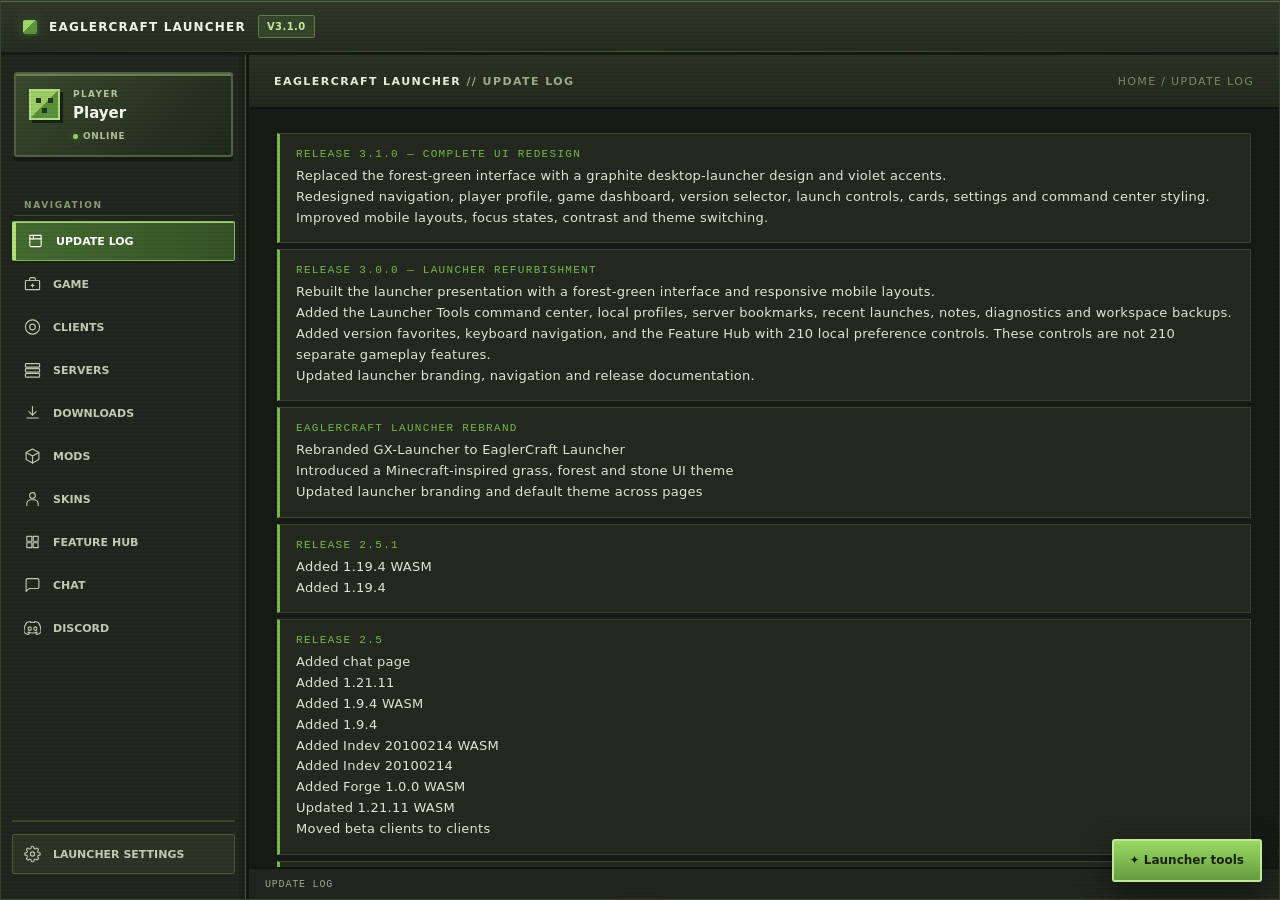
<file: news.html>
<!DOCTYPE html>
<html lang="en">
<head>
  <meta charset="UTF-8">
  <meta name="viewport" content="width=device-width, initial-scale=1.0">
  <title>EaglerCraft Launcher</title>
  <link rel="icon" type="image/png" href="resources/main.png">
  <link rel="stylesheet" href="styles.css">
  <script src="script.js" defer></script>
  <style>
    .news-scroll {
      flex: 1;
      overflow-y: auto;
      padding: 24px 28px;
      scrollbar-width: thin;
      scrollbar-color: var(--scroll) var(--bg3);
    }
    .news-scroll::-webkit-scrollbar { width: 5px; }
    .news-scroll::-webkit-scrollbar-track { background: var(--bg3); }
    .news-scroll::-webkit-scrollbar-thumb { background: var(--scroll); border-radius: 3px; }

    .news-entry {
      padding: 14px 16px;
      background: var(--panel);
      border: 1px solid var(--border);
      border-left: 3px solid var(--accent);
      margin-bottom: 6px;
      transition: border-color 0.13s;
    }
    .news-entry:hover { border-color: var(--border2); border-left-color: var(--accent-hi); }

    .news-version {
      font-family: var(--mono);
      font-size: 11px;
      color: var(--accent);
      letter-spacing: 0.12em;
      margin-bottom: 6px;
    }
    .news-body {
      font-size: 13px;
      font-weight: 500;
      color: var(--text);
      line-height: 1.6;
      letter-spacing: 0.02em;
    }
    .news-body ul { padding-left: 18px; margin: 4px 0 0; }
    .news-body li { margin-bottom: 3px; color: var(--text); }
  </style>
  <script src="launcher-core.js" defer></script>
</head>
<body>
<div class="launcher">

  <div class="title-bar">
    <div class="title-logo"><div class="title-dot"></div>EAGLERCRAFT LAUNCHER <span class="ver">v3.1.0</span></div>
    
  </div>

  <div class="content">
    <div class="sidebar">
      <div class="profile">
        <div class="profile-label">Player</div>
        <span class="profile-name" id="profile-name">Player</span>
        <div class="profile-status"><div class="status-dot"></div>ONLINE</div>
      </div>
      <nav>
        <div class="nav-section-label">Navigation</div>
        <div class="nav-item selected">
          <svg class="nav-svg" viewBox="0 0 24 24"><path d="M4 4h16v14a2 2 0 01-2 2H6a2 2 0 01-2-2V4z"/><line x1="4" y1="9" x2="20" y2="9"/><line x1="9" y1="4" x2="9" y2="9"/></svg>
          Update Log
        </div>
        <div class="nav-item" onclick="redirectToMain()">
          <svg class="nav-svg" viewBox="0 0 24 24"><rect x="2" y="7" width="20" height="13" rx="1"/><path d="M8 7V5a2 2 0 012-2h4a2 2 0 012 2v2"/><line x1="12" y1="12" x2="12" y2="16"/><line x1="10" y1="14" x2="14" y2="14"/></svg>
          Game
        </div>
        <div class="nav-item" onclick="redirectToClients()">
          <svg class="nav-svg" viewBox="0 0 24 24"><circle cx="12" cy="12" r="10"/><circle cx="12" cy="12" r="4"/></svg>
          Clients
        </div>
        <div class="nav-item" onclick="redirectToServers()">
          <svg class="nav-svg" viewBox="0 0 24 24"><rect x="2" y="3" width="20" height="5" rx="1"/><rect x="2" y="10" width="20" height="5" rx="1"/><rect x="2" y="17" width="20" height="5" rx="1"/></svg>
          Servers
        </div>
        <div class="nav-item" onclick="redirectToDownloads()">
          <svg class="nav-svg" viewBox="0 0 24 24"><line x1="12" y1="3" x2="12" y2="15"/><polyline points="7 10 12 15 17 10"/><line x1="4" y1="19" x2="20" y2="19"/></svg>
          Downloads
        </div>
        <div class="nav-item" onclick="redirectToMods()">
          <svg class="nav-svg" viewBox="0 0 24 24"><path d="M12 2l9 5v10l-9 5-9-5V7z"/><polyline points="3 7 12 12 21 7"/><line x1="12" y1="12" x2="12" y2="22"/></svg>
          Mods
        </div>
        <div class="nav-item" onclick="redirectToSkins()">
          <svg class="nav-svg" viewBox="0 0 24 24"><circle cx="12" cy="7" r="4"/><path d="M4 21v-2a6 6 0 0 1 6-6h4a6 6 0 0 1 6 6v2"/></svg>
          Skins
        </div>
        <div class="nav-item" onclick="window.location.href='feature-hub.html'">
          <svg class="nav-svg" viewBox="0 0 24 24"><path d="M4 4h7v7H4zM13 4h7v7h-7zM4 13h7v7H4zM13 13h7v7h-7z"/></svg>
          Feature Hub
        </div>
        <div class="nav-item" onclick="redirectToChat()">
          <svg class="nav-svg" viewBox="0 0 24 24"><path d="M21 15a2 2 0 01-2 2H7l-4 4V5a2 2 0 012-2h14a2 2 0 012 2z"/></svg>
          Chat
        </div>
        <div class="nav-item" onclick="window.open('https://discord.gg/qQBamNZSwz', '_blank')">
          <svg class="nav-svg" viewBox="0 0 24 24" fill="currentColor">
            <path d="M20.317 4.37a19.79 19.79 0 0 0-4.885-1.515.074.074 0 0 0-.079.037c-.21.375-.444.864-.608 1.25a18.27 18.27 0 0 0-5.487 0 12.64 12.64 0 0 0-.617-1.25.077.077 0 0 0-.079-.037A19.736 19.736 0 0 0 3.677 4.37a.07.07 0 0 0-.032.027C.533 9.046-.32 13.58.099 18.057a.082.082 0 0 0 .031.057 19.9 19.9 0 0 0 5.993 3.03.078.078 0 0 0 .084-.028 14.09 14.09 0 0 0 1.226-1.994.076.076 0 0 0-.041-.106 13.107 13.107 0 0 1-1.872-.892.077.077 0 0 1-.008-.128 10.2 10.2 0 0 0 .372-.292.074.074 0 0 1 .077-.01c3.928 1.793 8.18 1.793 12.062 0a.074.074 0 0 1 .078.01c.12.098.246.198.373.292a.077.077 0 0 1-.006.128 12.299 12.299 0 0 1-1.873.892.076.076 0 0 0-.04.106c.36.698.772 1.362 1.225 1.994a.076.076 0 0 0 .084.028 19.839 19.839 0 0 0 6.002-3.03.077.077 0 0 0 .032-.057c.5-5.177-.838-9.674-3.549-13.66a.061.061 0 0 0-.031-.028zM8.02 15.33c-1.183 0-2.157-1.085-2.157-2.419 0-1.333.955-2.419 2.157-2.419 1.21 0 2.176 1.096 2.157 2.42 0 1.333-.955 2.418-2.157 2.418zm7.975 0c-1.183 0-2.157-1.085-2.157-2.419 0-1.333.955-2.419 2.157-2.419 1.21 0 2.176 1.096 2.157 2.42 0 1.333-.946 2.418-2.157 2.418z"/>
          </svg>
          Discord
        </div>
      </nav>
      <div class="sidebar-bottom">
        <div class="nav-item" onclick="redirectToSettings()">
                  <svg class="nav-svg" viewBox="0 0 24 24"><circle cx="12" cy="12" r="3"/><path d="M19.4 15a1.65 1.65 0 00.33 1.82l.06.06a2 2 0 010 2.83 2 2 0 01-2.83 0l-.06-.06a1.65 1.65 0 00-1.82-.33 1.65 1.65 0 00-1 1.51V21a2 2 0 01-4 0v-.09A1.65 1.65 0 009 19.4a1.65 1.65 0 00-1.82.33l-.06.06a2 2 0 01-2.83-2.83l.06-.06A1.65 1.65 0 004.68 15a1.65 1.65 0 00-1.51-1H3a2 2 0 010-4h.09A1.65 1.65 0 004.6 9a1.65 1.65 0 00-.33-1.82l-.06-.06a2 2 0 012.83-2.83l.06.06A1.65 1.65 0 009 4.68a1.65 1.65 0 001-1.51V3a2 2 0 014 0v.09a1.65 1.65 0 001 1.51 1.65 1.65 0 001.82-.33l.06-.06a2 2 0 012.83 2.83l-.06.06A1.65 1.65 0 0019.4 9a1.65 1.65 0 001.51 1H21a2 2 0 010 4h-.09a1.65 1.65 0 00-1.51 1z"/></svg>
          Launcher Settings
        </div>
      </div>
    </div>

    <div class="main-panel">
      <div class="top-bar">
        <div class="game-title">EAGLERCRAFT LAUNCHER <span>// UPDATE LOG</span></div>
        <div class="breadcrumb">HOME / UPDATE LOG</div>
      </div>
      <div class="news-scroll">
        <div class="news-entry">
          <div class="news-version">RELEASE 3.1.0 — COMPLETE UI REDESIGN</div>
          <div class="news-body">Replaced the forest-green interface with a graphite desktop-launcher design and violet accents.</div>
          <div class="news-body">Redesigned navigation, player profile, game dashboard, version selector, launch controls, cards, settings and command center styling.</div>
          <div class="news-body">Improved mobile layouts, focus states, contrast and theme switching.</div>
        </div>

        
        <div class="news-entry">
          <div class="news-version">RELEASE 3.0.0 — LAUNCHER REFURBISHMENT</div>
          <div class="news-body">Rebuilt the launcher presentation with a forest-green interface and responsive mobile layouts.</div>
          <div class="news-body">Added the Launcher Tools command center, local profiles, server bookmarks, recent launches, notes, diagnostics and workspace backups.</div>
          <div class="news-body">Added version favorites, keyboard navigation, and the Feature Hub with 210 local preference controls. These controls are not 210 separate gameplay features.</div>
          <div class="news-body">Updated launcher branding, navigation and release documentation.</div>
        </div>

        
        <div class="news-entry">
          <div class="news-version">EAGLERCRAFT LAUNCHER REBRAND</div>
          <div class="news-body">Rebranded GX-Launcher to EaglerCraft Launcher</div>
          <div class="news-body">Introduced a Minecraft-inspired grass, forest and stone UI theme</div>
          <div class="news-body">Updated launcher branding and default theme across pages</div>
        </div>

        <div class="news-entry">
          <div class="news-version">RELEASE 2.5.1</div>
          <div class="news-body">Added 1.19.4 WASM</div>
          <div class="news-body">Added 1.19.4</div>
        </div>

        <div class="news-entry">
          <div class="news-version">RELEASE 2.5</div>
          <div class="news-body">Added chat page</div>
          <div class="news-body">Added 1.21.11</div>
          <div class="news-body">Added 1.9.4 WASM</div>
          <div class="news-body">Added 1.9.4</div>
          <div class="news-body">Added Indev 20100214 WASM</div>
          <div class="news-body">Added Indev 20100214</div>
          <div class="news-body">Added Forge 1.0.0 WASM</div>
          <div class="news-body">Updated 1.21.11 WASM</div>
          <div class="news-body">Moved beta clients to clients</div>
        </div>

        <div class="news-entry">
          <div class="news-version">RELEASE 2.4.2</div>
          <div class="news-body">Fixed Chromium Client</div>
        </div>

        <div class="news-entry">
          <div class="news-version">RELEASE 2.4.1</div>
          <div class="news-body">Added Chromium Client</div>
        </div>

      <div class="news-entry">
          <div class="news-version">RELEASE 2.4</div>
          <div class="news-body">Added mods page</div>
          <div class="news-body">Added skins page</div>
          <div class="news-body">Added custom launch option</div>
          <div class="news-body">Added 1.15.2 WASM</div>
          <div class="news-body">Added 1.15.2</div>
          <div class="news-body">Updated 26.3 now supports servers!</div>
          <div class="news-body">Updated 1.21.11</div>
          <div class="news-body">Fixed glitch with launcher themes</div>
        </div>

        <div class="news-entry">
          <div class="news-version">RELEASE 2.3</div>
          <div class="news-body">Added 26.3 WASM</div>
          <div class="news-body">Added 1.5.2 WASM</div>
          <div class="news-body">Added 1.0 WASM</div>
          <div class="news-body">Added Alpha 1.2.6 WASM</div>
          <div class="news-body">Added Eaglet</div>
          <div class="news-body">Updated GX-Client</div>
          <div class="news-body">Fixed 26.2 not supporting WISP</div>
          <div class="news-body">Added more themes to the launcher</div>
        </div>

        <div class="news-entry">
          <div class="news-version">RELEASE 2.2.1</div>
          <div class="news-body">Added Reflex Client</div>
          <div class="news-body">Updated 26.2 now supports wisp!</div>
        </div>

        <div class="news-entry">
          <div class="news-version">RELEASE 2.2b</div>
          <div class="news-body">Created Discord</div>
        </div>


        <div class="news-entry">
          <div class="news-version">RELEASE 2.2a</div>
          <div class="news-body">Added 26.2 WASM</div>
          <div class="news-body">Added 1.20.6 WASM</div>
          <div class="news-body">Added 1.14.4</div>
          <div class="news-body">Added 1.13.2 WASM</div>
          <div class="news-body">Added 1.13.2</div>
          <div class="news-body">Added 1.2.3 WASM</div>
          <div class="news-body">Added 1.2.3</div>
          <div class="news-body">Added Beta 1.9 Prerelease 5 WASM</div>
          <div class="news-body">Added Beta 1.9 Prerelease 5</div>
          <div class="news-body">Added The Broken Script</div>
          <div class="news-body">Added Myven Client</div>
          <div class="news-body">Added Aero Client</div>
          <div class="news-body">Added Shadow Network 1.12.2 WASM</div>
          <div class="news-body">Added Huzzium Client</div>
          <div class="news-body">Added Larp Client 1.12.2</div>
          <div class="news-body">Added Larp Client 1.14.4</div>
          <div class="news-body">Added Kozmo Client 1.12.2</div>
          <div class="news-body">Added Precision Client 1.8.8</div>
          <div class="news-body">Added EB Client Next Gen 1.8.8</div>
          <div class="news-body">Added EB Client Next Gen 1.14.4</div>
          <div class="news-body">Updated 1.16.5 WASM to U3</div>
          <div class="news-body">Updated 1.16.5 to U3</div>
          <div class="news-body">Updated 1.14.4 WASM to U1</div>
        </div>

        <div class="news-entry">
          <div class="news-version">RELEASE 2.1.2</div>
          <div class="news-body">Added 1.14.4 WASM</div>
          <div class="news-body">Fixed 1.16.5 WASM not downloading</div>
        </div>

        <div class="news-entry">
          <div class="news-version">RELEASE 2.1.1</div>
          <div class="news-body">Added 1.16.5 WASM</div>
        </div>

        <div class="news-entry">
          <div class="news-version">RELEASE 2.1</div>
          <div class="news-body">Added Downloads page and search bars.</div>
          <div class="news-body">Added 26.1.2</div>
          <div class="news-body">Added 1.21.11</div>
          <div class="news-body">Added 1.17.1</div>
          <div class="news-body">Added 1.16.5</div>
          <div class="news-body">Added 1.7.10 WASM</div>
          <div class="news-body">Added 1.4.7</div>
          <div class="news-body">Added beta 1.3 WASM</div>
          <div class="news-body">Added alpha 1.1.2_01</div>
          <div class="news-body">Added alpha 1.0.16_02 WASM</div>
          <div class="news-body">Added alpha 1.0.6_03</div>
          <div class="news-body">Added alpha 1.0.4</div>
          <div class="news-body">Added indev 20100223 WASM</div>
          <div class="news-body">Added indev 20100219 WASM</div>
          <div class="news-body">Added classic 0.0.25a_05 WASM</div>
          <div class="news-body">Added classic 0.0.24a_03 WASM</div>
          <div class="news-body">Added Astra Client 2</div>
          <div class="news-body">Added Eclipse Client</div>
          <div class="news-body">Updated 1.7.10</div>
          <div class="news-body">Updated beta 1.3</div>
          <div class="news-body">Updated Resent Client</div>
          <div class="news-body">Updated Pixel Client</div>
          <div class="news-body">Updated Tuff Client Beta</div>
        </div>

        <div class="news-entry">
          <div class="news-version">RELEASE 2.0c</div>
          <div class="news-body">Fixed a lot of glitches</div>
        </div>

                <div class="news-entry">
          <div class="news-version">RELEASE 2.0b</div>
          <div class="news-body">Cleaned up code</div>
        </div>
        
        <div class="news-entry">
          <div class="news-version">RELEASE 2.0a</div>
          <div class="news-body">
            <ul>
              <li>Full UI redesign. New black/red theme, settings page, theme switcher, and launch mode selector.</li>
              <li>Added Wispcraft injector</li>
              <li>Added Beta 1.0.2</li>
              <li>Added Minecraft 4K</li>
              <li>Added Classic 0.0.23a_01 WASM</li>
              <li>Added Classic 0.0.22a_05 WASM</li>
              <li>Added Classic 0.0.21a WASM</li>
              <li>Added Classic 0.0.20a_02 WASM</li>
              <li>Added Classic 0.0.19a_06 WASM</li>
              <li>Added Classic 0.0.18a_02 WASM</li>
              <li>Added Classic 0.0.17a WASM</li>
              <li>Added Classic 0.0.16a_02 WASM</li>
              <li>Added Classic 0.0.15a WASM</li>
              <li>Added Classic 0.0.14a_08 WASM</li>
              <li>Added Classic 0.0.13a_03 WASM</li>
              <li>Added Classic 0.0.12a_03 WASM</li>
              <li>Added Classic 0.0.11a WASM</li>
              <li>Added Pre-Classic RD-161348 WASM</li>
              <li>Added Pre-Classic RD-160052 WASM</li>
              <li>Added Pre-Classic RD-132328 WASM</li>
              <li>Added Pre-Classic RD-132211 WASM</li>
              <li>Added Pre-Classic RD-131655 WASM</li>
              <li>Updated Resent Client to 5.1</li>
              <li>Removed Wurst Client</li>
              <li>Removed Justin V3</li>
              <li>Removed Ayuncraft</li>
              <li>Removed EaglercraftZ 1.11.2</li>
              <li>Removed Eaglercraftλ 1.9.4</li>
              <li>Removed All Stolen By Jon Stearns Refrences</li>
            </ul>
          </div>
        </div>

        <div class="news-entry">
          <div class="news-version">RELEASE 1.11</div>
          <div class="news-body">
            <ul>
              <li>Added 1.3.2, 1.1, and 1.0</li>
              <li>Updated 1.8.8 WASM/JS to Unofficial u54 (uses LWJGL3 instead of 2 for more stability)</li>
              <li>Moved 1.4.7 WASM</li>
            </ul>
          </div>
        </div>

        <div class="news-entry">
          <div class="news-version">RELEASE 1.10</div>
          <div class="news-body">
            <ul>
              <li>Added Modern Client WASM</li>
              <li>Added Modern Client</li>
              <li>Updated EB Client to 1.1.0</li>
              <li>Updated 1.12.2 to u3</li>
              <li>Updated 1.12.2 WASM to u3</li>
            </ul>
          </div>
        </div>

        <div class="news-entry">
          <div class="news-version">RELEASE 1.9.1</div>
          <div class="news-body">Added EB Client 0.7.0</div>
        </div>

        <div class="news-entry">
          <div class="news-version">RELEASE 1.9</div>
          <div class="news-body">
            <ul>
              <li>Added 1.6.4 WASM Forge Port (preview with pre-installed mods)</li>
              <li>Ported/Added Beta 1.0</li>
              <li>Updated Resent Client to 5.0</li>
              <li>Fixed Beta 1.2</li>
            </ul>
          </div>
        </div>

        <div class="news-entry">
          <div class="news-version">RELEASE 1.8.1</div>
          <div class="news-body">Added 1.4.7 WASM</div>
        </div>

        <div class="news-entry">
          <div class="news-version">RELEASE 1.8</div>
          <div class="news-body">Created GX-Client</div>
        </div>

        <div class="news-entry">
          <div class="news-version">RELEASE 1.7.1b</div>
          <div class="news-body">Updated Tuff Client Beta</div>
        </div>

        <div class="news-entry">
          <div class="news-version">RELEASE 1.7.1a</div>
          <div class="news-body">Added 1.7.10</div>
        </div>

        <div class="news-entry">
          <div class="news-version">RELEASE 1.7</div>
          <div class="news-body">
            <ul>
              <li>Added Beta Clients page</li>
              <li>Added Tuff Client 1.12.2 Beta</li>
              <li>Added EaglercraftZ 1.11.2</li>
              <li>Added Eaglercraftλ 1.9.4</li>
              <li>Added 1.2.5 WASM</li>
              <li>Added Beta 1.6.4 and Beta 1.5</li>
            </ul>
          </div>
        </div>

        <div class="news-entry">
          <div class="news-version">RELEASE 1.6</div>
          <div class="news-body">Added Beta 1.8.1 and Beta 1.8.1 WASM</div>
        </div>

        <div class="news-entry">
          <div class="news-version">RELEASE 1.5.2</div>
          <div class="news-body">Fixed Servers page</div>
        </div>

        <div class="news-entry">
          <div class="news-version">RELEASE 1.5.1</div>
          <div class="news-body">Added Beta 1.2</div>
        </div>

        <div class="news-entry">
          <div class="news-version">RELEASE 1.5</div>
          <div class="news-body">Added Beta 1.4 and Ayuncraft 1.5.2 (22w20b, no singleplayer)</div>
        </div>

        <div class="news-entry">
          <div class="news-version">RELEASE 1.4</div>
          <div class="news-body">Added EFI 1.12.2 and EFI 1.8.8 (note: 2x larger than most Eaglercraft files)</div>
        </div>

        <div class="news-entry">
          <div class="news-version">RELEASE 1.3.1</div>
          <div class="news-body">Added Resent Client</div>
        </div>

        <div class="news-entry">
          <div class="news-version">RELEASE 1.3</div>
          <div class="news-body">Added Tuff Client, Astra Client, and Pixel Client</div>
        </div>

        <div class="news-entry">
          <div class="news-version">RELEASE 1.2</div>
          <div class="news-body">Added Wurst Client, Justin V3, and Eaglerforge to Clients</div>
        </div>

        <div class="news-entry">
          <div class="news-version">RELEASE 1.1b</div>
          <div class="news-body">Fixed glitch with main background not loading</div>
        </div>

        <div class="news-entry">
          <div class="news-version">RELEASE 1.1a</div>
          <div class="news-body">Servers page added</div>
        </div>

        <div class="news-entry">
          <div class="news-version">RELEASE 1.0.1</div>
          <div class="news-body">UI fixed on Chromebooks</div>
        </div>

        <div class="news-entry">
          <div class="news-version">RELEASE 1.0.0</div>
          <div class="news-body">EaglerCraft Launcher Created</div>
        </div>

      </div>

      <div class="bottom-bar">
        <div class="status-line" id="status-line">UPDATE LOG</div>
      </div>
    </div>
  </div>
</div>
<div class="toast" id="toast"></div>
</body>
</html>
</file>
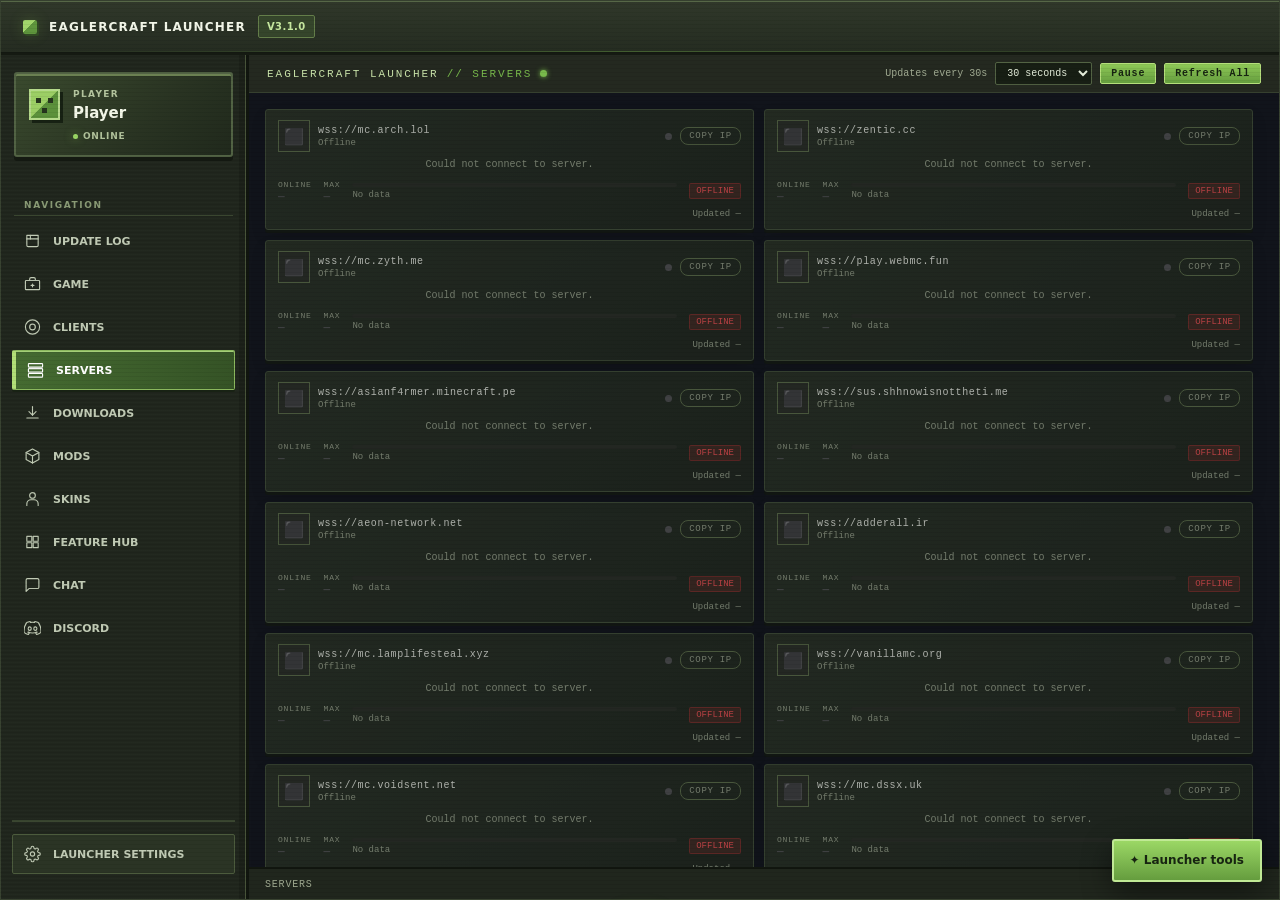
<file: servers.html>
<!DOCTYPE html>
<html lang="en">
<head>
  <meta charset="UTF-8">
  <meta name="viewport" content="width=device-width, initial-scale=1.0">
  <title>EaglerCraft Launcher</title>
  <link rel="icon" type="image/png" href="resources/main.png">
  <link rel="stylesheet" href="styles.css">
  <script src="script.js" defer></script>
  <style>
    /* Servers-specific overrides */
    .servers-top-bar {
      background: var(--panel);
      border-bottom: 1px solid var(--border);
      padding: 0 18px;
      height: 38px;
      display: flex;
      align-items: center;
      justify-content: space-between;
      flex-shrink: 0;
    }
    .servers-title {
      font-family: var(--mono);
      font-size: 11px;
      color: var(--text-dim);
      text-transform: uppercase;
      letter-spacing: 0.18em;
      display: flex;
      align-items: center;
      gap: 8px;
    }
    .servers-title span { color: var(--accent); }
    .status-indicator {
      display: inline-block;
      width: 7px; height: 7px;
      border-radius: 50%;
      animation: gx-pulse 2s infinite;
    }
    .status-indicator.active  { background: var(--accent); box-shadow: 0 0 5px var(--accent); }
    .status-indicator.paused  { background: #ffaa00; box-shadow: 0 0 5px #ffaa00; animation: none; }

    .refresh-controls {
      display: flex;
      align-items: center;
      gap: 8px;
      font-family: var(--mono);
      font-size: 10px;
      color: var(--text-dim);
    }
    .refresh-controls select {
      background: var(--bg);
      color: var(--text);
      border: 1px solid var(--border2);
      padding: 4px 7px;
      font-family: var(--mono);
      font-size: 10px;
      cursor: pointer;
      outline: none;
    }
    .refresh-controls select:focus { border-color: var(--accent); }
    .refresh-btn {
      background: var(--accent-dim);
      border: none;
      color: #fff;
      font-family: var(--mono);
      font-size: 10px;
      padding: 4px 10px;
      cursor: pointer;
      letter-spacing: 0.08em;
      transition: background 0.13s;
    }
    .refresh-btn:hover { background: var(--accent); }

    /* Server grid */
    .servers-content {
      flex: 1;
      padding: 16px;
      display: flex;
      flex-wrap: wrap;
      gap: 10px;
      align-content: flex-start;
      overflow-y: auto;
      scrollbar-width: thin;
      scrollbar-color: var(--scroll) var(--bg3);
    }
    .servers-content::-webkit-scrollbar { width: 5px; }
    .servers-content::-webkit-scrollbar-track { background: var(--bg3); }
    .servers-content::-webkit-scrollbar-thumb { background: var(--scroll); border-radius: 3px; }

    /* ── Server card ── */
    .server-card {
      width: calc(50% - 5px);
      background: var(--panel);
      border: 1px solid var(--border);
      border-left: 3px solid var(--accent-dim);
      padding: 10px 12px;
      position: relative;
      transition: border-color 0.13s, box-shadow 0.13s;
      box-sizing: border-box;
    }
    .server-card:hover {
      border-color: var(--accent);
      border-left-color: var(--accent);
      box-shadow: 0 0 14px var(--accent-glow);
    }
    .server-card.online  { border-left-color: var(--accent); }
    .server-card.offline { border-left-color: #555; opacity: 0.7; }

    /* Header row: favicon + IP + status dot + copy */
    .server-header {
      display: flex;
      align-items: center;
      gap: 8px;
      margin-bottom: 7px;
    }
    .server-favicon {
      width: 32px;
      height: 32px;
      image-rendering: pixelated;
      flex-shrink: 0;
      border: 1px solid var(--border2);
    }
    .server-favicon-placeholder {
      width: 32px;
      height: 32px;
      flex-shrink: 0;
      border: 1px solid var(--border2);
      background: var(--bg3);
      display: flex;
      align-items: center;
      justify-content: center;
      font-size: 16px;
    }
    .server-id-block {
      flex: 1;
      overflow: hidden;
    }
    .server-name {
      font-family: var(--mono);
      font-size: 12px;
      font-weight: bold;
      color: var(--text-bright, #fff);
      letter-spacing: 0.06em;
      overflow: hidden;
      text-overflow: ellipsis;
      white-space: nowrap;
    }
    .server-ip {
      font-family: var(--mono);
      font-size: 10px;
      color: var(--text-bright, #fff);
      letter-spacing: 0.06em;
      overflow: hidden;
      text-overflow: ellipsis;
      white-space: nowrap;
    }
    .server-version {
      font-family: var(--mono);
      font-size: 9px;
      color: var(--text-dim);
      margin-top: 2px;
      white-space: nowrap;
      overflow: hidden;
      text-overflow: ellipsis;
    }
    .server-online-dot {
      width: 7px;
      height: 7px;
      border-radius: 50%;
      flex-shrink: 0;
    }
    .server-online-dot.up   { background: var(--accent); box-shadow: 0 0 5px var(--accent); }
    .server-online-dot.down { background: #555; }

    .copy-btn {
      background: none;
      border: 1px solid var(--border2);
      color: var(--text-dim);
      font-family: var(--mono);
      font-size: 9px;
      padding: 3px 8px;
      cursor: pointer;
      letter-spacing: 0.08em;
      transition: border-color 0.13s, color 0.13s;
      flex-shrink: 0;
      text-transform: uppercase;
    }
    .copy-btn:hover { border-color: var(--accent); color: var(--accent); }

    /* MOTD */
    .server-motd {
      font-family: var(--mono);
      font-size: 10px;
      color: var(--text-dim);
      white-space: nowrap;
      overflow: hidden;
      text-overflow: ellipsis;
      margin-bottom: 7px;
      min-height: 14px;
      display: flex;
      flex-direction: column;
      text-align: center;
    }

    /* Stats row */
    .server-stats {
      display: flex;
      gap: 12px;
      align-items: center;
    }
    .stat-block {
      display: flex;
      flex-direction: column;
      gap: 2px;
    }
    .stat-label {
      font-family: var(--mono);
      font-size: 8px;
      color: var(--text-dim);
      text-transform: uppercase;
      letter-spacing: 0.1em;
    }
    .stat-value {
      font-family: var(--mono);
      font-size: 13px;
      color: var(--accent);
      font-weight: bold;
      line-height: 1;
    }
    .stat-value.offline-val { color: #555; font-size: 11px; }

    /* Player bar */
    .player-bar-wrap {
      flex: 1;
      display: flex;
      flex-direction: column;
      gap: 3px;
    }
    .player-bar-bg {
      height: 4px;
      background: var(--bg3, #222);
      border-radius: 2px;
      overflow: hidden;
    }
    .player-bar-fill {
      height: 100%;
      background: var(--accent);
      border-radius: 2px;
      transition: width 0.4s ease;
    }
    .player-bar-label {
      font-family: var(--mono);
      font-size: 9px;
      color: var(--text-dim);
    }

    /* Ping badge */
    .ping-badge {
      font-family: var(--mono);
      font-size: 9px;
      padding: 2px 6px;
      border-radius: 2px;
      flex-shrink: 0;
    }
    .ping-badge.good { background: rgba(0,200,80,0.15); color: #0c8; border: 1px solid rgba(0,200,80,0.3); }
    .ping-badge.ok   { background: rgba(255,180,0,0.15); color: #fb0; border: 1px solid rgba(255,180,0,0.3); }
    .ping-badge.bad  { background: rgba(255,60,60,0.15); color: #f55; border: 1px solid rgba(255,60,60,0.3); }

    /* Timestamp */
    .last-updated {
      font-family: var(--mono);
      font-size: 9px;
      color: var(--text-dim);
      margin-top: 7px;
      text-align: right;
    }

    /* Skeleton shimmer while loading */
    .skeleton {
      background: linear-gradient(90deg, var(--border) 25%, var(--border2) 50%, var(--border) 75%);
      background-size: 200% 100%;
      animation: shimmer 1.4s infinite;
      border-radius: 2px;
      height: 10px;
    }
    @keyframes shimmer {
      0%   { background-position: 200% 0; }
      100% { background-position: -200% 0; }
    }

    /* Copy feedback toast */
    .copy-feedback {
      position: fixed;
      top: 18px;
      right: 18px;
      background: var(--panel);
      border: 1px solid var(--accent);
      color: var(--text-bright, #fff);
      font-family: var(--mono);
      font-size: 11px;
      padding: 9px 18px;
      z-index: 9999;
      box-shadow: 0 0 18px var(--accent-glow);
      animation: slideInRight 0.25s ease;
    }
    @keyframes slideInRight {
      from { transform: translateX(120px); opacity: 0; }
      to   { transform: translateX(0);    opacity: 1; }
    }
  </style>
  <script src="launcher-core.js" defer></script>
</head>
<body>
<div class="launcher">

  <div class="title-bar">
    <div class="title-logo"><div class="title-dot"></div>EAGLERCRAFT LAUNCHER <span class="ver">v3.1.0</span></div>
  </div>

  <div class="content">
    <div class="sidebar">
      <div class="profile">
        <div class="profile-label">Player</div>
        <span class="profile-name" id="profile-name">Player</span>
        <div class="profile-status"><div class="status-dot"></div>ONLINE</div>
      </div>
      <nav>
        <div class="nav-section-label">Navigation</div>
        <div class="nav-item" onclick="redirectToNews()">
          <svg class="nav-svg" viewBox="0 0 24 24"><path d="M4 4h16v14a2 2 0 01-2 2H6a2 2 0 01-2-2V4z"/><line x1="4" y1="9" x2="20" y2="9"/><line x1="9" y1="4" x2="9" y2="9"/></svg>
          Update Log
        </div>
        <div class="nav-item" onclick="redirectToMain()">
          <svg class="nav-svg" viewBox="0 0 24 24"><rect x="2" y="7" width="20" height="13" rx="1"/><path d="M8 7V5a2 2 0 012-2h4a2 2 0 012 2v2"/><line x1="12" y1="12" x2="12" y2="16"/><line x1="10" y1="14" x2="14" y2="14"/></svg>
          Game
        </div>
        <div class="nav-item" onclick="redirectToClients()">
          <svg class="nav-svg" viewBox="0 0 24 24"><circle cx="12" cy="12" r="10"/><circle cx="12" cy="12" r="4"/></svg>
          Clients
        </div>
        <div class="nav-item selected">
          <svg class="nav-svg" viewBox="0 0 24 24"><rect x="2" y="3" width="20" height="5" rx="1"/><rect x="2" y="10" width="20" height="5" rx="1"/><rect x="2" y="17" width="20" height="5" rx="1"/></svg>
          Servers
        </div>
        <div class="nav-item" onclick="redirectToDownloads()">
          <svg class="nav-svg" viewBox="0 0 24 24"><line x1="12" y1="3" x2="12" y2="15"/><polyline points="7 10 12 15 17 10"/><line x1="4" y1="19" x2="20" y2="19"/></svg>
          Downloads
        </div>
        <div class="nav-item" onclick="redirectToMods()">
          <svg class="nav-svg" viewBox="0 0 24 24"><path d="M12 2l9 5v10l-9 5-9-5V7z"/><polyline points="3 7 12 12 21 7"/><line x1="12" y1="12" x2="12" y2="22"/></svg>
          Mods
        </div>
        <div class="nav-item" onclick="redirectToSkins()">
          <svg class="nav-svg" viewBox="0 0 24 24"><circle cx="12" cy="7" r="4"/><path d="M4 21v-2a6 6 0 0 1 6-6h4a6 6 0 0 1 6 6v2"/></svg>
          Skins
        </div>
        <div class="nav-item" onclick="window.location.href='feature-hub.html'">
          <svg class="nav-svg" viewBox="0 0 24 24"><path d="M4 4h7v7H4zM13 4h7v7h-7zM4 13h7v7H4zM13 13h7v7h-7z"/></svg>
          Feature Hub
        </div>
        <div class="nav-item" onclick="redirectToChat()">
          <svg class="nav-svg" viewBox="0 0 24 24"><path d="M21 15a2 2 0 01-2 2H7l-4 4V5a2 2 0 012-2h14a2 2 0 012 2z"/></svg>
          Chat
        </div>
        <div class="nav-item" onclick="window.open('https://discord.gg/qQBamNZSwz', '_blank')">
          <svg class="nav-svg" viewBox="0 0 24 24" fill="currentColor">
            <path d="M20.317 4.37a19.79 19.79 0 0 0-4.885-1.515.074.074 0 0 0-.079.037c-.21.375-.444.864-.608 1.25a18.27 18.27 0 0 0-5.487 0 12.64 12.64 0 0 0-.617-1.25.077.077 0 0 0-.079-.037A19.736 19.736 0 0 0 3.677 4.37a.07.07 0 0 0-.032.027C.533 9.046-.32 13.58.099 18.057a.082.082 0 0 0 .031.057 19.9 19.9 0 0 0 5.993 3.03.078.078 0 0 0 .084-.028 14.09 14.09 0 0 0 1.226-1.994.076.076 0 0 0-.041-.106 13.107 13.107 0 0 1-1.872-.892.077.077 0 0 1-.008-.128 10.2 10.2 0 0 0 .372-.292.074.074 0 0 1 .077-.01c3.928 1.793 8.18 1.793 12.062 0a.074.074 0 0 1 .078.01c.12.098.246.198.373.292a.077.077 0 0 1-.006.128 12.299 12.299 0 0 1-1.873.892.076.076 0 0 0-.04.106c.36.698.772 1.362 1.225 1.994a.076.076 0 0 0 .084.028 19.839 19.839 0 0 0 6.002-3.03.077.077 0 0 0 .032-.057c.5-5.177-.838-9.674-3.549-13.66a.061.061 0 0 0-.031-.028zM8.02 15.33c-1.183 0-2.157-1.085-2.157-2.419 0-1.333.955-2.419 2.157-2.419 1.21 0 2.176 1.096 2.157 2.42 0 1.333-.955 2.418-2.157 2.418zm7.975 0c-1.183 0-2.157-1.085-2.157-2.419 0-1.333.955-2.419 2.157-2.419 1.21 0 2.176 1.096 2.157 2.42 0 1.333-.946 2.418-2.157 2.418z"/>
          </svg>
          Discord
        </div>
      </nav>
      <div class="sidebar-bottom">
        <div class="nav-item" onclick="redirectToSettings()">
          <svg class="nav-svg" viewBox="0 0 24 24"><circle cx="12" cy="12" r="3"/><path d="M19.4 15a1.65 1.65 0 00.33 1.82l.06.06a2 2 0 010 2.83 2 2 0 01-2.83 0l-.06-.06a1.65 1.65 0 00-1.82-.33 1.65 1.65 0 00-1 1.51V21a2 2 0 01-4 0v-.09A1.65 1.65 0 009 19.4a1.65 1.65 0 00-1.82.33l-.06.06a2 2 0 01-2.83-2.83l.06-.06A1.65 1.65 0 004.68 15a1.65 1.65 0 00-1.51-1H3a2 2 0 010-4h.09A1.65 1.65 0 004.6 9a1.65 1.65 0 00-.33-1.82l-.06-.06a2 2 0 012.83-2.83l.06.06A1.65 1.65 0 009 4.68a1.65 1.65 0 001-1.51V3a2 2 0 014 0v.09a1.65 1.65 0 001 1.51 1.65 1.65 0 001.82-.33l.06-.06a2 2 0 012.83 2.83l-.06.06A1.65 1.65 0 0019.4 9a1.65 1.65 0 001.51 1H21a2 2 0 010 4h-.09a1.65 1.65 0 00-1.51 1z"/></svg>
          Launcher Settings
        </div>
      </div>
    </div>

    <div class="main-panel">
      <div class="servers-top-bar">
        <div class="servers-title">
          EAGLERCRAFT LAUNCHER <span>// SERVERS</span>
          <span class="status-indicator active" id="statusIndicator"></span>
        </div>
        <div class="refresh-controls">
          <span id="updateIntervalText">Updates every 30s</span>
          <select id="intervalSelect">
            <option value="15">15 seconds</option>
            <option value="30" selected>30 seconds</option>
            <option value="60">60 seconds</option>
            <option value="120">2 minutes</option>
            <option value="300">5 minutes</option>
          </select>
          <button class="refresh-btn" id="pauseButton">Pause</button>
          <button class="refresh-btn" id="refreshButton">Refresh All</button>
        </div>
      </div>

      <div class="servers-content" id="serverGrid"></div>

      <div class="bottom-bar">
        <div class="status-line" id="status-line">SERVERS</div>
      </div>
    </div>
  </div>
</div>

<div class="toast" id="toast"></div>

<script>
(function () {
  // ── Config ─────────────────────────────────────────────────────────────────
  const SERVERS = [
    'wss://mc.arch.lol',
    'wss://zentic.cc',
    'wss://mc.zyth.me',
    'wss://play.webmc.fun',
    'wss://asianf4rmer.minecraft.pe',
    'wss://sus.shhnowisnottheti.me',
    'wss://aeon-network.net',
    'wss://adderall.ir',
    'wss://mc.lamplifesteal.xyz',
    'wss://vanillamc.org',
    'wss://mc.voidsent.net',
    'wss://mc.dssx.uk',
    'wss://xena.wtf',
    'wss://tuff.ws'
  ];

  // ── State ──────────────────────────────────────────────────────────────────
  let updateIntervalMs = 30000;
  let isPaused = false;
  let globalTimer = null;

  // Per-server: { host, card, els:{}, lastData, lastFetch }
  const serverStates = [];

  // ── Build cards ────────────────────────────────────────────────────────────
  const grid = document.getElementById('serverGrid');

  SERVERS.forEach(host => {
    const card = document.createElement('div');
    card.className = 'server-card';
    card.innerHTML = buildCardSkeleton(host);
    grid.appendChild(card);

    const els = {
      favicon:    card.querySelector('.server-favicon-wrap'),
      name:       card.querySelector('.server-name'),
      ip:         card.querySelector('.server-ip'),
      version:    card.querySelector('.server-version'),
      dot:        card.querySelector('.server-online-dot'),
      motd:       card.querySelector('.server-motd'),
      players:    card.querySelector('.stat-value.players'),
      maxPlayers: card.querySelector('.stat-value.max-players'),
      barFill:    card.querySelector('.player-bar-fill'),
      barLabel:   card.querySelector('.player-bar-label'),
      ping:       card.querySelector('.ping-badge'),
      timestamp:  card.querySelector('.last-updated'),
      copyBtn:    card.querySelector('.copy-btn'),
    };

    els.copyBtn.addEventListener('click', () => {
      navigator.clipboard.writeText(host)
        .then(() => showCopyFeedback(host))
        .catch(() => alert('Failed to copy IP'));
    });

    const state = { host, card, els, lastData: null, lastFetch: null };
    serverStates.push(state);

    // Stagger initial fetches so we don't hammer the API all at once
    fetchServer(state);
  });

  // ── Fetch & render ─────────────────────────────────────────────────────────
  async function fetchServer(state) {
    if (isPaused) return;
    const t0 = Date.now();
    try {
      const ws     = new WebSocket(state.host);

      let json;
      let icon;

      ws.onopen    = () => {
        ws.send('Accept: MOTD')
      };

      ws.onmessage = async (ev) => {
        let render = true;

        const ping = Date.now() - t0;

        if (typeof ev.data === 'string') {
          data = JSON.parse(ev.data);
          state.lastData  = data;
          state.lastFetch = new Date();
          if (data?.data?.icon) render = false;
        } else {
          const buffer    = await ev.data.arrayBuffer();
          const rgba      = new Uint8ClampedArray(buffer);
          const canvas    = document.createElement('canvas');
          canvas.width    = 64;
          canvas.height   = 64;
          const ctx       = canvas.getContext('2d');
          const imageData = new ImageData(rgba, 64, 64);
          ctx.putImageData(imageData, 0, 0);
          const blob = await new Promise(r => canvas.toBlob(r, 'image/png'));
          icon       = URL.createObjectURL(blob);
        }

        if (render) {
          renderServer(state, { ...data, icon, online: true }, ping);
          ws.close();
        }
      };

      ws.onerror   = () => {
        renderOffline(state);
      };
    } catch (e) {
      console.error(e);
      renderOffline(state);
    }
  }

  function renderServer(state, data, pingMs) {
    const { els, card } = state;
    const online = data.online === true;

    card.className = 'server-card ' + (online ? 'online' : 'offline');

    // Strip skeleton shimmer from version + motd (only needed first render)
    els.version.classList.remove('skeleton');
    els.version.style.removeProperty('width');
    els.version.style.removeProperty('margin-top');
    els.motd.classList.remove('skeleton');
    els.motd.style.removeProperty('height');
    els.motd.style.removeProperty('width');
    els.motd.style.removeProperty('margin-bottom');

    // Favicon
    if (online && data.icon) {
      els.favicon.innerHTML = `<img class="server-favicon" src="${data.icon}" alt="">`;
    } else {
      els.favicon.innerHTML = `<div class="server-favicon-placeholder">⬛</div>`;
    }

    if (online) {
      if (data.name !== 'EaglercraftXServer') {
        els.name.textContent = data.name;
      } else {
        els.name.textContent = state.host.split('://').pop();
      }
    }

    // IP stays as-is
    els.ip.textContent = state.host;

    // Version
    if (online && data.version) {
      els.version.textContent = data.version;
    } else {
      els.version.textContent = online ? '' : 'Offline';
    }

    // Online dot
    els.dot.className = 'server-online-dot ' + (online ? 'up' : 'down');

    // MOTD — strip §color codes
    if (online && data?.data?.motd) {
      if (data.data.motd[0].includes('\n')) data.data.motd = data.data.motd[0].split('\n');
      for (const [i, line] of data.data.motd.entries()) {
        if (i <= 1) {
          const el = els.motd.querySelector('.server-motd-line-' + i);
          el.textContent = line.replace(/§./g, '').trim();
        }
      }
    } else {
      els.motd.innerHTML = '';
      els.motd.textContent = online ? '' : 'Could not connect to server.';
    }

    // Players
    if (online) {
      const cur = data?.data?.online ?? 0;
      const max = data?.data?.max   ?? 0;
      const pct = max > 0 ? Math.min((cur / max) * 100, 100) : 0;
      els.players.textContent    = cur;
      els.maxPlayers.textContent = max;
      els.barFill.style.width    = pct + '%';
      els.barLabel.textContent   = `${cur} / ${max} players`;
      els.players.className      = 'stat-value players';
    } else {
      els.players.textContent    = '—';
      els.maxPlayers.textContent = '—';
      els.barFill.style.width    = '0%';
      els.barLabel.textContent   = 'No data';
      els.players.className      = 'stat-value players offline-val';
    }

    // Ping badge
    if (online) {
      const cls = pingMs < 100 ? 'good' : pingMs < 250 ? 'ok' : 'bad';
      els.ping.textContent  = pingMs + 'ms';
      els.ping.className    = 'ping-badge ' + cls;
    } else {
      els.ping.textContent = 'OFFLINE';
      els.ping.className   = 'ping-badge bad';
    }

    els.timestamp.textContent = 'Updated ' + fmtTime(state.lastFetch);
  }

  function renderOffline(state) {
    renderServer(state, { online: false }, 0);
  }

  // ── Interval management ────────────────────────────────────────────────────
  function startGlobalInterval() {
    if (globalTimer) clearInterval(globalTimer);
    globalTimer = setInterval(() => {
      if (!isPaused) {
        serverStates.forEach((s, i) =>
          setTimeout(() => fetchServer(s), i * 200)
        );
      }
    }, updateIntervalMs);
  }
  startGlobalInterval();

  // Timestamp updater
  setInterval(() => {
    if (isPaused) return;
    serverStates.forEach(s => {
      if (!s.lastFetch) return;
      s.els.timestamp.textContent = 'Updated ' + fmtTime(s.lastFetch);
    });
  }, 5000);

  // ── Controls ───────────────────────────────────────────────────────────────
  document.getElementById('intervalSelect').addEventListener('change', e => {
    const v = parseInt(e.target.value);
    updateIntervalMs = v * 1000;
    document.getElementById('updateIntervalText').textContent = `Updates every ${v}s`;
    startGlobalInterval();
  });

  const pauseBtn  = document.getElementById('pauseButton');
  const indicator = document.getElementById('statusIndicator');
  pauseBtn.addEventListener('click', () => {
    isPaused = !isPaused;
    pauseBtn.textContent = isPaused ? 'Resume' : 'Pause';
    indicator.className  = 'status-indicator ' + (isPaused ? 'paused' : 'active');
  });

  document.getElementById('refreshButton').addEventListener('click', () => {
    serverStates.forEach((s, i) =>
      setTimeout(() => fetchServer(s), i * 200)
    );
  });

  // ── Helpers ────────────────────────────────────────────────────────────────
  function buildCardSkeleton(host) {
    return `
      <div class="server-header">
        <div class="server-favicon-wrap">
          <div class="server-favicon-placeholder">⬛</div>
        </div>
        <div class="server-id-block">
          <div class="server-name"></div>
          <div class="server-ip">${host}</div>
          <div class="server-version skeleton" style="width:80px;margin-top:4px;"></div>
        </div>
        <span class="server-online-dot down"></span>
        <button class="copy-btn">Copy IP</button>
      </div>
      <div class="server-motd skeleton" style="height:10px;width:90%;margin-bottom:7px;">
        <span class="server-motd-line-0"></span>
        <span class="server-motd-line-1"></span>
      </div>
      <div class="server-stats">
        <div class="stat-block">
          <div class="stat-label">Online</div>
          <div class="stat-value players offline-val">—</div>
        </div>
        <div class="stat-block">
          <div class="stat-label">Max</div>
          <div class="stat-value max-players offline-val">—</div>
        </div>
        <div class="player-bar-wrap">
          <div class="player-bar-bg"><div class="player-bar-fill" style="width:0%"></div></div>
          <div class="player-bar-label">Loading...</div>
        </div>
        <span class="ping-badge bad">—ms</span>
      </div>
      <div class="last-updated">Loading...</div>`;
  }

  function fmtTime(date) {
    if (!date) return '—';
    const diff = Math.floor((Date.now() - date) / 1000);
    if (diff < 5)  return 'just now';
    if (diff < 60) return `${diff}s ago`;
    return `${Math.floor(diff / 60)}m ago`;
  }

  function showCopyFeedback(host) {
    const el = document.createElement('div');
    el.className   = 'copy-feedback';
    el.textContent = 'Copied: ' + host;
    document.body.appendChild(el);
    setTimeout(() => {
      el.style.opacity    = '0';
      el.style.transition = 'opacity 0.3s';
      setTimeout(() => el.remove(), 300);
    }, 2000);
  }
})();
</script>
</body>
</html>
</file>
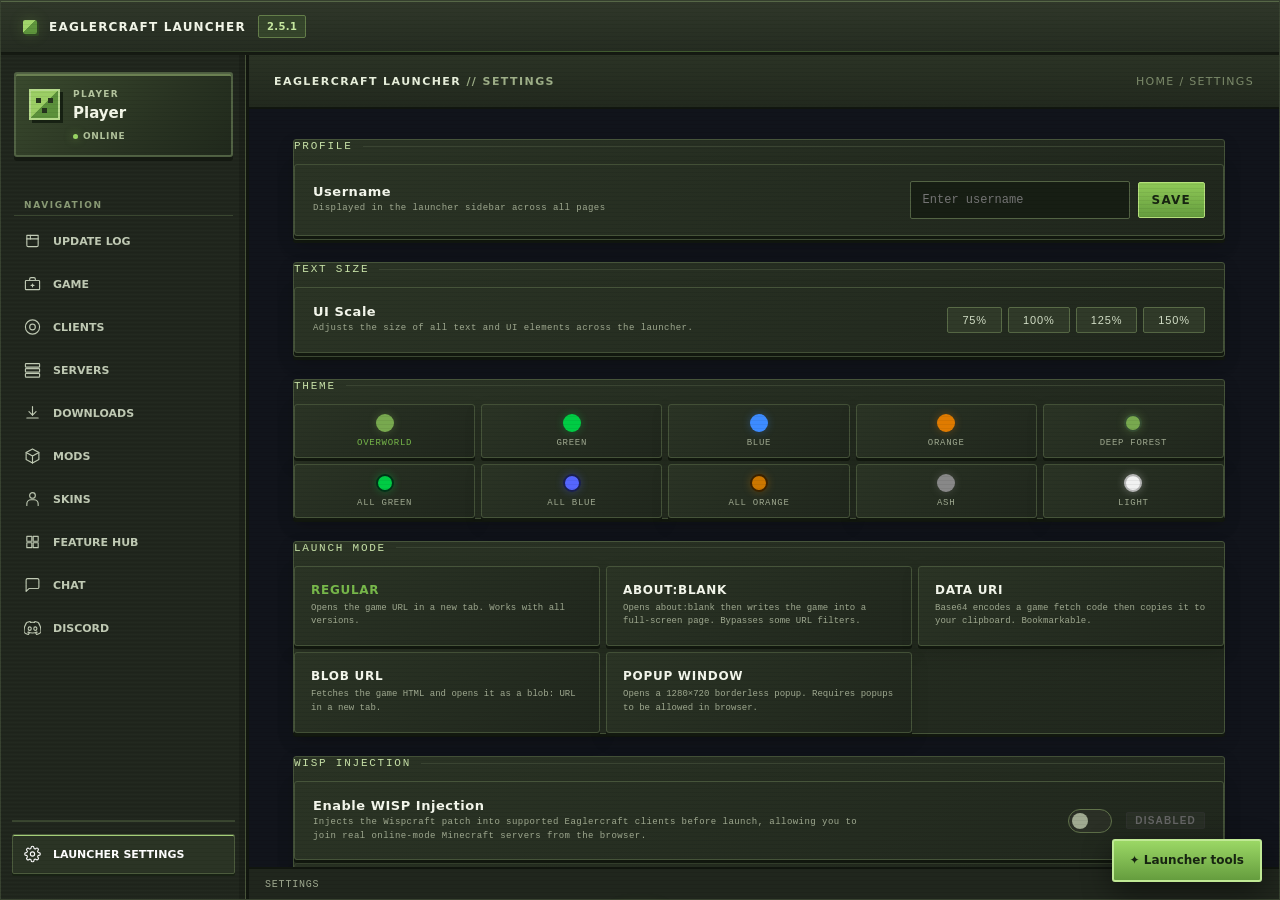
<file: settings.html>
<!DOCTYPE html>
<html lang="en">
<head>
  <meta charset="UTF-8">
  <meta name="viewport" content="width=device-width, initial-scale=1.0">
  <title>EaglerCraft Launcher</title>
  <link rel="icon" type="image/png" href="resources/main.png">
  <link rel="stylesheet" href="styles.css">
  <script src="script.js" defer></script>
  <style>
    /* ── WISP SECTION ── */
    .wisp-toggle-row {
      display: flex;
      align-items: center;
      gap: 14px;
    }

    /* Toggle switch */
    .toggle-wrap {
      position: relative;
      width: 44px;
      height: 24px;
      flex-shrink: 0;
    }
    .toggle-wrap input {
      opacity: 0;
      width: 0;
      height: 0;
      position: absolute;
    }
    .toggle-slider {
      position: absolute;
      inset: 0;
      background: var(--bg3);
      border: 1px solid var(--border2);
      border-radius: 24px;
      cursor: pointer;
      transition: background 0.2s, border-color 0.2s;
    }
    .toggle-slider::before {
      content: '';
      position: absolute;
      width: 16px;
      height: 16px;
      left: 3px;
      top: 3px;
      background: var(--text-dim);
      border-radius: 50%;
      transition: transform 0.2s, background 0.2s;
    }
    .toggle-wrap input:checked + .toggle-slider {
      background: var(--accent-dim, #7a0000);
      border-color: var(--accent, #cc0000);
    }
    .toggle-wrap input:checked + .toggle-slider::before {
      transform: translateX(20px);
      background: var(--accent, #cc0000);
      box-shadow: 0 0 6px var(--accent-glow, rgba(180,0,0,0.4));
    }

    .wisp-status-badge {
      font-size: 10px;
      font-family: 'Segoe UI', sans-serif;
      letter-spacing: 0.12em;
      padding: 2px 8px;
      border-radius: 2px;
      font-weight: 600;
    }
    .wisp-status-badge.on  { background: rgba(0,180,60,0.15); color: #00cc44; border: 1px solid #00cc4444; }
    .wisp-status-badge.off { background: rgba(120,120,120,0.1); color: #666; border: 1px solid #33333388; }

    .wisp-url-row {
      display: flex;
      gap: 8px;
      align-items: center;
      flex-wrap: wrap;
      transition: opacity 0.2s;
    }
    .wisp-url-row .settings-input {
      flex: 1;
      min-width: 220px;
    }
    .settings-btn-ghost {
      background: transparent;
      border: 1px solid #444;
      color: #888;
      font-family: 'Segoe UI', sans-serif;
      font-size: 11px;
      padding: 6px 14px;
      cursor: pointer;
      letter-spacing: 0.08em;
      transition: border-color 0.15s, color 0.15s;
      white-space: nowrap;
    }
    .settings-btn-ghost:hover {
      border-color: var(--accent, #cc0000);
      color: var(--accent, #cc0000);
    }
    .settings-btn-ghost.selected {
      border-color: var(--accent, #cc0000);
      color: var(--accent, #cc0000);
      background: var(--accent-glow, rgba(180,0,0,0.18));
    }

    .wisp-compat-note {
      font-size: 10px;
      color: #555;
      font-family: 'Segoe UI', sans-serif;
      line-height: 1.6;
      padding: 8px 12px;
      border-left: 2px solid #2a2a2a;
      margin-top: 4px;
    }
    .wisp-compat-note span {
      color: var(--accent, #cc0000);
    }

  </style>
  <script src="launcher-core.js" defer></script>
</head>
<body>

<div class="launcher">

  <!-- TITLE BAR -->
  <div class="title-bar">
    <div class="title-logo">
      <div class="title-dot"></div>
      EAGLERCRAFT LAUNCHER <span class="ver">2.5.1</span>
    </div>
  </div>

  <div class="content">

    <!-- SIDEBAR -->
    <div class="sidebar">
      <div class="profile">
        <div class="profile-label">Player</div>
        <span class="profile-name" id="profile-name">Player</span>
        <div class="profile-status"><div class="status-dot"></div>ONLINE</div>
      </div>
      <nav>
        <div class="nav-section-label">Navigation</div>
        <div class="nav-item" onclick="redirectToNews()">
          <svg class="nav-svg" viewBox="0 0 24 24"><path d="M4 4h16v14a2 2 0 01-2 2H6a2 2 0 01-2-2V4z"/><line x1="4" y1="9" x2="20" y2="9"/><line x1="9" y1="4" x2="9" y2="9"/></svg>
          Update Log
        </div>
        <div class="nav-item" onclick="redirectToMain()">
          <svg class="nav-svg" viewBox="0 0 24 24"><rect x="2" y="7" width="20" height="13" rx="1"/><path d="M8 7V5a2 2 0 012-2h4a2 2 0 012 2v2"/><line x1="12" y1="12" x2="12" y2="16"/><line x1="10" y1="14" x2="14" y2="14"/></svg>
          Game
        </div>
        <div class="nav-item" onclick="redirectToClients()">
          <svg class="nav-svg" viewBox="0 0 24 24"><circle cx="12" cy="12" r="10"/><circle cx="12" cy="12" r="4"/></svg>
          Clients
        </div>
        <div class="nav-item" onclick="redirectToServers()">
          <svg class="nav-svg" viewBox="0 0 24 24"><rect x="2" y="3" width="20" height="5" rx="1"/><rect x="2" y="10" width="20" height="5" rx="1"/><rect x="2" y="17" width="20" height="5" rx="1"/></svg>
          Servers
        </div>
        <div class="nav-item" onclick="redirectToDownloads()">
          <svg class="nav-svg" viewBox="0 0 24 24"><line x1="12" y1="3" x2="12" y2="15"/><polyline points="7 10 12 15 17 10"/><line x1="4" y1="19" x2="20" y2="19"/></svg>
          Downloads
        </div>
        <div class="nav-item" onclick="redirectToMods()">
          <svg class="nav-svg" viewBox="0 0 24 24"><path d="M12 2l9 5v10l-9 5-9-5V7z"/><polyline points="3 7 12 12 21 7"/><line x1="12" y1="12" x2="12" y2="22"/></svg>
          Mods
        </div>
        <div class="nav-item" onclick="redirectToSkins()">
          <svg class="nav-svg" viewBox="0 0 24 24"><circle cx="12" cy="7" r="4"/><path d="M4 21v-2a6 6 0 0 1 6-6h4a6 6 0 0 1 6 6v2"/></svg>
          Skins
        </div>
        <div class="nav-item" onclick="window.location.href='feature-hub.html'">
          <svg class="nav-svg" viewBox="0 0 24 24"><path d="M4 4h7v7H4zM13 4h7v7h-7zM4 13h7v7H4zM13 13h7v7h-7z"/></svg>
          Feature Hub
        </div>
        <div class="nav-item" onclick="redirectToChat()">
          <svg class="nav-svg" viewBox="0 0 24 24"><path d="M21 15a2 2 0 01-2 2H7l-4 4V5a2 2 0 012-2h14a2 2 0 012 2z"/></svg>
          Chat
        </div>
        <div class="nav-item" onclick="window.open('https://discord.gg/qQBamNZSwz', '_blank')">
          <svg class="nav-svg" viewBox="0 0 24 24" fill="currentColor">
            <path d="M20.317 4.37a19.79 19.79 0 0 0-4.885-1.515.074.074 0 0 0-.079.037c-.21.375-.444.864-.608 1.25a18.27 18.27 0 0 0-5.487 0 12.64 12.64 0 0 0-.617-1.25.077.077 0 0 0-.079-.037A19.736 19.736 0 0 0 3.677 4.37a.07.07 0 0 0-.032.027C.533 9.046-.32 13.58.099 18.057a.082.082 0 0 0 .031.057 19.9 19.9 0 0 0 5.993 3.03.078.078 0 0 0 .084-.028 14.09 14.09 0 0 0 1.226-1.994.076.076 0 0 0-.041-.106 13.107 13.107 0 0 1-1.872-.892.077.077 0 0 1-.008-.128 10.2 10.2 0 0 0 .372-.292.074.074 0 0 1 .077-.01c3.928 1.793 8.18 1.793 12.062 0a.074.074 0 0 1 .078.01c.12.098.246.198.373.292a.077.077 0 0 1-.006.128 12.299 12.299 0 0 1-1.873.892.076.076 0 0 0-.04.106c.36.698.772 1.362 1.225 1.994a.076.076 0 0 0 .084.028 19.839 19.839 0 0 0 6.002-3.03.077.077 0 0 0 .032-.057c.5-5.177-.838-9.674-3.549-13.66a.061.061 0 0 0-.031-.028zM8.02 15.33c-1.183 0-2.157-1.085-2.157-2.419 0-1.333.955-2.419 2.157-2.419 1.21 0 2.176 1.096 2.157 2.42 0 1.333-.955 2.418-2.157 2.418zm7.975 0c-1.183 0-2.157-1.085-2.157-2.419 0-1.333.955-2.419 2.157-2.419 1.21 0 2.176 1.096 2.157 2.42 0 1.333-.946 2.418-2.157 2.418z"/>
          </svg>
          Discord
        </div>
      </nav>
      <div class="sidebar-bottom">
        <div class="nav-item selected">
          <svg class="nav-svg" viewBox="0 0 24 24"><circle cx="12" cy="12" r="3"/><path d="M19.4 15a1.65 1.65 0 00.33 1.82l.06.06a2 2 0 010 2.83 2 2 0 01-2.83 0l-.06-.06a1.65 1.65 0 00-1.82-.33 1.65 1.65 0 00-1 1.51V21a2 2 0 01-4 0v-.09A1.65 1.65 0 009 19.4a1.65 1.65 0 00-1.82.33l-.06.06a2 2 0 01-2.83-2.83l.06-.06A1.65 1.65 0 004.68 15a1.65 1.65 0 00-1.51-1H3a2 2 0 010-4h.09A1.65 1.65 0 004.6 9a1.65 1.65 0 00-.33-1.82l-.06-.06a2 2 0 012.83-2.83l.06.06A1.65 1.65 0 009 4.68a1.65 1.65 0 001-1.51V3a2 2 0 014 0v.09a1.65 1.65 0 001 1.51 1.65 1.65 0 001.82-.33l.06-.06a2 2 0 012.83 2.83l-.06.06A1.65 1.65 0 0019.4 9a1.65 1.65 0 001.51 1H21a2 2 0 010 4h-.09a1.65 1.65 0 00-1.51 1z"/></svg>
          Launcher Settings
        </div>
      </div>
    </div>

    <!-- MAIN PANEL -->
    <div class="main-panel">
      <div class="top-bar">
        <div class="game-title">EAGLERCRAFT LAUNCHER <span>// SETTINGS</span></div>
        <div class="breadcrumb">HOME / SETTINGS</div>
      </div>

      <div class="settings-scroll">

        <!-- PROFILE -->
        <div class="settings-section">
          <div class="settings-section-title">Profile</div>
          <div class="settings-row">
            <div>
              <div class="settings-label">Username</div>
              <div class="settings-desc">Displayed in the launcher sidebar across all pages</div>
            </div>
            <div style="display:flex;gap:8px;align-items:center;">
              <input class="settings-input" id="username-input" type="text" placeholder="Enter username" maxlength="24">
              <button class="settings-btn" onclick="saveUsername()">Save</button>
            </div>
          </div>
        </div>

        <!-- TEXT SIZE -->
        <div class="settings-section">
          <div class="settings-section-title">Text Size</div>
          <div class="settings-row">
            <div>
              <div class="settings-label">UI Scale</div>
              <div class="settings-desc">Adjusts the size of all text and UI elements across the launcher.</div>
            </div>
            <div style="display:flex;gap:6px;align-items:center;">
              <button class="settings-btn-ghost" data-scale="0.75" onclick="saveUiScale(0.75, this)">75%</button>
              <button class="settings-btn-ghost" data-scale="1"    onclick="saveUiScale(1,    this)">100%</button>
              <button class="settings-btn-ghost" data-scale="1.25" onclick="saveUiScale(1.25, this)">125%</button>
              <button class="settings-btn-ghost" data-scale="1.5"  onclick="saveUiScale(1.5,  this)">150%</button>
            </div>
          </div>
        </div>

        <!-- THEME -->
        <div class="settings-section">
          <div class="settings-section-title">Theme</div>
          <div class="theme-grid">
            <div class="theme-swatch" data-theme-name="default" onclick="applyThemeFromSwatch('default', this)">
              <div class="swatch-dot" style="background:#78a94f;box-shadow:0 0 8px #78a94f55;"></div>
              Overworld
            </div>
            <div class="theme-swatch" data-theme-name="green" onclick="applyThemeFromSwatch('green', this)">
              <div class="swatch-dot" style="background:#00cc44;box-shadow:0 0 8px #00cc4455;"></div>
              Green
            </div>
            <div class="theme-swatch" data-theme-name="blue" onclick="applyThemeFromSwatch('blue', this)">
              <div class="swatch-dot" style="background:#3d8bff;box-shadow:0 0 8px #3d8bff55;"></div>
              Blue
            </div>
            <div class="theme-swatch" data-theme-name="amber-grey" onclick="applyThemeFromSwatch('amber-grey', this)">
              <div class="swatch-dot" style="background:#e07b00;box-shadow:0 0 8px #e07b0055;"></div>
              Orange
            </div>
            <div class="theme-swatch" data-theme-name="blood" onclick="applyThemeFromSwatch('blood', this)">
              <div class="swatch-dot" style="background:#78a94f;box-shadow:0 0 8px #78a94f55;border:2px solid #354b32;"></div>
              Deep Forest
            </div>
            <div class="theme-swatch" data-theme-name="matrix" onclick="applyThemeFromSwatch('matrix', this)">
              <div class="swatch-dot" style="background:#00cc44;box-shadow:0 0 8px #00cc4455;border:2px solid #003318;"></div>
              All Green
            </div>
            <div class="theme-swatch" data-theme-name="midnight" onclick="applyThemeFromSwatch('midnight', this)">
              <div class="swatch-dot" style="background:#5566ff;box-shadow:0 0 8px #5566ff55;border:2px solid #1a2050;"></div>
              All Blue
            </div>
            <div class="theme-swatch" data-theme-name="amber" onclick="applyThemeFromSwatch('amber', this)">
              <div class="swatch-dot" style="background:#cc7700;box-shadow:0 0 8px #cc770055;border:2px solid #3a2200;"></div>
              All Orange
            </div>
            <div class="theme-swatch" data-theme-name="ash" onclick="applyThemeFromSwatch('ash', this)">
              <div class="swatch-dot" style="background:#888888;box-shadow:0 0 8px #88888855;"></div>
              Ash
            </div>
            <div class="theme-swatch" data-theme-name="light" onclick="applyThemeFromSwatch('light', this)">
              <div class="swatch-dot" style="background:#f1f1f1;box-shadow:0 0 8px #f1f1f155;border:2px solid #b5b5b5;"></div>
              Light
            </div>
          </div>
        </div>

        <!-- LAUNCH MODE -->
        <div class="settings-section">
          <div class="settings-section-title">Launch Mode</div>
          <div class="mode-grid">
            <div class="mode-card" data-mode="regular" onclick="selectLaunchMode('regular', this)">
              <div class="mode-card-title">Regular</div>
              <div class="mode-card-desc">Opens the game URL in a new tab. Works with all versions.</div>
            </div>
            <div class="mode-card" data-mode="about-blank" onclick="selectLaunchMode('about-blank', this)">
              <div class="mode-card-title">About:Blank</div>
              <div class="mode-card-desc">Opens about:blank then writes the game into a full-screen page. Bypasses some URL filters.</div>
            </div>
            <div class="mode-card" data-mode="data-uri" onclick="selectLaunchMode('data-uri', this)">
              <div class="mode-card-title">Data URI</div>
              <div class="mode-card-desc">Base64 encodes a game fetch code then copies it to your clipboard. Bookmarkable.</div>
            </div>
            <div class="mode-card" data-mode="blob" onclick="selectLaunchMode('blob', this)">
              <div class="mode-card-title">Blob URL</div>
              <div class="mode-card-desc">Fetches the game HTML and opens it as a blob: URL in a new tab.</div>
            </div>
            <div class="mode-card" data-mode="popup" onclick="selectLaunchMode('popup', this)">
              <div class="mode-card-title">Popup Window</div>
              <div class="mode-card-desc">Opens a 1280×720 borderless popup. Requires popups to be allowed in browser.</div>
            </div>
          </div>
        </div>

        <!-- WISP INJECTION -->
        <div class="settings-section">
          <div class="settings-section-title">WISP Injection</div>

          <!-- Toggle row -->
          <div class="settings-row">
            <div>
              <div class="settings-label">Enable WISP Injection</div>
              <div class="settings-desc">Injects the Wispcraft patch into supported Eaglercraft clients before launch, allowing you to join real online-mode Minecraft servers from the browser.</div>
            </div>
            <div class="wisp-toggle-row">
              <label class="toggle-wrap">
                <input type="checkbox" id="wisp-toggle" onchange="toggleWisp(this.checked)">
                <span class="toggle-slider"></span>
              </label>
              <span class="wisp-status-badge off" id="wisp-status-text">DISABLED</span>
            </div>
          </div>

          <!-- WISP URL row -->
          <div class="settings-row" id="wisp-url-row" style="opacity:0.45;">
            <div>
              <div class="settings-label">WISP Server URL</div>
              <div class="settings-desc">WebSocket URL of the WISP proxy server. Default: wss://anura.pro/</div>
            </div>
            <div class="wisp-url-row">
              <input class="settings-input" id="wisp-url-input" type="text" placeholder="wss://anura.pro/" spellcheck="false" autocomplete="off">
              <button class="settings-btn" onclick="saveWispUrl()">Save</button>
              <button class="settings-btn-ghost" onclick="resetWispUrl()">Reset</button>
            </div>
          </div>

          <!-- Compatibility note -->
          <div class="wisp-compat-note">
            <span>Compatible clients:</span> EaglercraftX and other clients based on EaglercraftX that use the standard <code>eaglercraftXOpts</code> / WebSocket API. Not compatible with Data URI launch mode.
          </div>
        </div>

      </div><!-- /settings-scroll -->

      <div class="bottom-bar">
        <div class="status-line" id="status-line">SETTINGS</div>
      </div>
    </div>

  </div>
</div>

<!-- Toast -->
<div class="toast" id="toast"></div>

</body>
</html>
</file>
<file: styles.css>
@import url('https://fonts.googleapis.com/css2?family=Press+Start+2P&family=Rajdhani:wght@500;600;700&family=Share+Tech+Mono&display=swap');

/* ============================================================
   GX-LAUNCHER 2.0 — SHARED STYLESHEET
   ============================================================ */

/* ===== THEME VARIABLES ===== */
:root {
  --ui-scale:    1;
  --accent:      #78a94f;
  --accent-hi:   #b2d77b;
  --accent-dim:  #456b35;
  --accent-glow: rgba(120,169,79,.2);
  --bg:          #101810;
  --bg2:         #172318;
  --bg3:         #202d20;
  --panel:       #1a281a;
  --border:      #354b32;
  --border2:     #527443;
  --scroll:      #404040;
  --line2:       #404040;
  --text:        #d5dfcc;
  --text-dim:    #91a18a;
  --text-bright: #f0f5e9;
  --hover:       rgba(255,255,255,0.035);
  --mono:        'Share Tech Mono', monospace;
  --sans:        'Rajdhani', 'Segoe UI', sans-serif;
}

/* Theme overrides — applied by applyTheme() in script.js */
[data-theme="green"] {
  --accent:      #00cc44;
  --accent-hi:   #00ff55;
  --accent-dim:  #006622;
  --accent-glow: rgba(0, 180, 60, 0.15);
  --border2:     #404040;
}
[data-theme="blood"] {
  --accent:      #cc0000;
  --accent-hi:   #ff4444;
  --accent-dim:  #800000;
  --accent-glow: rgba(200, 0, 0, 0.22);
  --border2:     #4a0000;
  --bg:          #070707;
  --bg2:         #0b0b0b;
  --bg3:         #101010;
  --panel:       #0d0d0d;
}
[data-theme="midnight"] {
  --accent:      #5566ff;
  --accent-hi:   #7788ff;
  --accent-dim:  #2233bb;
  --accent-glow: rgba(80, 100, 255, 0.18);
  --border2:     #1a2050;
  --bg:          #070710;
  --bg2:         #0c0c1a;
  --bg3:         #111125;
  --panel:       #0e0e1e;
}
[data-theme="ash"] {
  --accent:      #999999;
  --accent-hi:   #cccccc;
  --accent-dim:  #555555;
  --accent-glow: rgba(150, 150, 150, 0.15);
  --border2:     #404040;
}
[data-theme="amber"] {
  --accent:      #cc7700;
  --accent-hi:   #ffaa00;
  --accent-dim:  #7a4400;
  --accent-glow: rgba(200, 120, 0, 0.18);
  --border2:     #3a2200;
  --bg:          #090600;
  --bg2:         #100d00;
  --bg3:         #181200;
  --panel:       #130f00;
}

[data-theme="blue"] {
  --accent:      #3d8bff;
  --accent-hi:   #6aa8ff;
  --accent-dim:  #1c4a99;
  --accent-glow: rgba(60, 130, 255, 0.16);
  --border2:     #404040;
}
[data-theme="amber-grey"] {
  --accent:      #e07b00;
  --accent-hi:   #ffa326;
  --accent-dim:  #8a4a00;
  --accent-glow: rgba(224, 123, 0, 0.16);
  --border2:     #404040;
}
[data-theme="matrix"] {
  --accent:      #00cc44;
  --accent-hi:   #00ff55;
  --accent-dim:  #006622;
  --accent-glow: rgba(0, 180, 60, 0.15);
  --bg:          #010a04;
  --bg2:         #04110a;
  --bg3:         #07180e;
  --panel:       #05130a;
  --border:      #12331f;
  --border2:     #003318;
  --text:        #9fd9b0;
  --text-dim:    #2f6b44;
  --text-bright: #d6ffe3;
}

[data-theme="light"] {
  --accent:      #cc0000;
  --accent-hi:   #e01010;
  --accent-dim:  #e8a0a0;
  --accent-glow: rgba(200, 0, 0, 0.12);
  --bg:          #f1f1f1;
  --bg2:         #e7e7e7;
  --bg3:         #dddddd;
  --panel:       #fafafa;
  --border:      #cfcfcf;
  --border2:     #b5b5b5;
  --text:        #333333;
  --text-dim:    #7a7a7a;
  --text-bright: #111111;
  --hover:       rgba(0,0,0,0.05);
  --scroll:      #b5b5b5;
  --line2:       #b5b5b5;
}

/* ===== RESET ===== */
*, *::before, *::after { margin: 0; padding: 0; box-sizing: border-box; }

/* ===== BODY ===== */
html {
  height: 100%;
}

body {
  margin: 0;
  padding: 0;
  width: 100%;
  height: 100%;
  overflow: hidden;
  background: var(--bg);
  color: var(--text);
  font-family: var(--sans);
  display: flex;
  flex-direction: column;
}

/* scanline overlay */
body::before {
  content: '';
  position: fixed;
  inset: 0;
  background: repeating-linear-gradient(
    0deg, transparent, transparent 3px,
    rgba(0,0,0,0.055) 3px, rgba(0,0,0,0.055) 4px
  );
  pointer-events: none;
  z-index: 9000;
}

/* ===== LAUNCHER SHELL ===== */
.launcher {
  width: 100%;
  flex: 1;
  min-height: 0;
  display: flex;
  flex-direction: column;
  background: var(--bg2);
  position: relative;
  overflow: hidden;
  zoom: var(--ui-scale);
}

/* ===== TITLE BAR ===== */
.title-bar {
  background: var(--panel);
  border-bottom: 1px solid var(--border);
  padding: 0 18px;
  height: 36px;
  display: flex;
  align-items: center;
  justify-content: space-between;
  flex-shrink: 0;
  position: relative;
}
.title-bar::after {
  content: '';
  position: absolute;
  bottom: 0; left: 0; right: 0;
  height: 1px;
  background: linear-gradient(90deg, transparent 0%, var(--accent) 50%, transparent 100%);
  opacity: 0.35;
}
.title-logo {
  font-family: var(--mono);
  font-size: 12px;
  color: var(--accent);
  letter-spacing: 0.18em;
  text-transform: uppercase;
  display: flex;
  align-items: center;
  gap: 10px;
}
.title-logo .ver {
  color: var(--text-dim);
  font-size: 10px;
  letter-spacing: 0.1em;
}
.title-dot {
  width: 6px;
  height: 6px;
  background: var(--accent);
  border-radius: 50%;
  box-shadow: 0 0 6px var(--accent);
  animation: gx-pulse 2s ease-in-out infinite;
}
@keyframes gx-pulse {
  0%, 100% { opacity: 1; }
  50%       { opacity: 0.25; }
}


/* ===== CONTENT ROW ===== */
.content {
  display: flex;
  flex: 1;
  min-height: 0;
  overflow: hidden;
}

/* ===== SIDEBAR ===== */
.sidebar {
  width: 185px;
  flex-shrink: 0;
  background: var(--panel);
  border-right: 1px solid var(--border);
  display: flex;
  flex-direction: column;
}
.profile {
  padding: 16px 14px 13px;
  border-bottom: 1px solid var(--border);
}
.profile-label {
  font-family: var(--mono);
  font-size: 9px;
  color: var(--text-dim);
  text-transform: uppercase;
  letter-spacing: 0.22em;
  margin-bottom: 5px;
}
.profile-name {
  font-size: 15px;
  font-weight: 700;
  color: var(--text-bright);
  letter-spacing: 0.04em;
  display: block;
  white-space: nowrap;
  overflow: hidden;
  text-overflow: ellipsis;
}
.profile-status {
  font-family: var(--mono);
  font-size: 10px;
  color: var(--accent);
  display: flex;
  align-items: center;
  gap: 5px;
  margin-top: 5px;
}
.status-dot {
  width: 5px;
  height: 5px;
  background: var(--accent);
  border-radius: 50%;
  box-shadow: 0 0 5px var(--accent);
  animation: gx-pulse 2s ease-in-out infinite;
}

/* Nav */
nav { flex: 1; min-height: 0; padding: 6px 0; overflow-y: auto; }
nav::-webkit-scrollbar { width: 3px; }
nav::-webkit-scrollbar-thumb { background: var(--scroll); }

.nav-section-label {
  font-family: var(--mono);
  font-size: 9px;
  color: var(--text-dim);
  text-transform: uppercase;
  letter-spacing: 0.22em;
  padding: 10px 15px 4px;
}

.nav-item {
  display: flex;
  align-items: center;
  gap: 11px;
  padding: 10px 15px;
  cursor: pointer;
  transition: background 0.13s, color 0.13s;
  border-left: 2px solid transparent;
  font-size: 12px;
  font-weight: 600;
  letter-spacing: 0.06em;
  color: var(--text-dim);
  text-transform: uppercase;
  user-select: none;
}
.nav-item:hover {
  background: var(--hover);
  color: var(--text);
}
.nav-item.selected {
  background: var(--accent-glow);
  border-left-color: var(--accent);
  color: var(--text-bright);
}
.nav-icon {
  width: 17px;
  height: 17px;
  flex-shrink: 0;
  opacity: 0.45;
  transition: opacity 0.13s;
}
.nav-item:hover .nav-icon,
.nav-item.selected .nav-icon { opacity: 1; }

.nav-svg {
  width: 15px;
  height: 15px;
  flex-shrink: 0;
  fill: none;
  stroke: currentColor;
  stroke-width: 1.6;
  stroke-linecap: round;
  stroke-linejoin: round;
  opacity: 0.5;
  transition: opacity 0.13s;
}
.nav-item:hover .nav-svg,
.nav-item.selected .nav-svg { opacity: 1; }

.sidebar-bottom {
  flex-shrink: 0;
  border-top: 1px solid var(--border);
  padding: 6px 0;
}

/* ===== MAIN PANEL ===== */
.main-panel {
  flex: 1;
  min-width: 0;
  min-height: 0;
  display: flex;
  flex-direction: column;
  background: var(--bg3);
  overflow: hidden;
}

/* TOP BAR */
.top-bar {
  background: var(--panel);
  border-bottom: 1px solid var(--border);
  padding: 0 18px;
  height: 38px;
  display: flex;
  align-items: center;
  justify-content: space-between;
  flex-shrink: 0;
}
.game-title {
  font-family: var(--mono);
  font-size: 11px;
  color: var(--text-dim);
  text-transform: uppercase;
  letter-spacing: 0.18em;
}
.game-title span { color: var(--accent); }
.breadcrumb {
  font-family: var(--mono);
  font-size: 10px;
  color: var(--text-dim);
  letter-spacing: 0.1em;
}

/* ===== MAIN CONTENT AREA ===== */
.main-content {
  flex: 1;
  position: relative;
  overflow: hidden;
  display: flex;
  flex-direction: column;
}

/* hero image used on index / clients etc */
.hero-image {
  width: 100%;
  height: 100%;
  object-fit: cover;
  object-position: center top;
  display: block;
  opacity: 0.45;
  filter: saturate(0.25) brightness(0.8);
  position: absolute;
  inset: 0;
}


/* ===== LAUNCH BAR (index.html bottom) ===== */
.launch-bar {
  flex-shrink: 0;
  background: var(--panel);
  border-top: 1px solid var(--border);
  padding: 9px 16px;
  display: flex;
  align-items: center;
  gap: 10px;
  position: relative;
  z-index: 10;
}

/* Version selector */
.version-wrapper {
  position: relative;
  flex: 1;
  max-width: 290px;
}
.version-select {
  width: 100%;
  background: var(--bg);
  border: 1px solid var(--border2);
  color: var(--text-bright);
  font-family: var(--mono);
  font-size: 12px;
  padding: 7px 11px;
  cursor: pointer;
  user-select: none;
  display: flex;
  align-items: center;
  justify-content: space-between;
  transition: border-color 0.13s, background 0.13s;
  letter-spacing: 0.05em;
}
.version-select:hover,
.version-select.open {
  border-color: var(--accent);
  background: var(--bg3);
}
.version-select .chevron {
  font-size: 9px;
  color: var(--text-dim);
  transition: transform 0.15s;
  flex-shrink: 0;
}
.version-select.open .chevron { transform: rotate(180deg); }

.version-dropdown {
  position: absolute;
  bottom: calc(100% + 3px);
  left: 0;
  right: 0;
  background: var(--bg2);
  border: 1px solid var(--border2);
  max-height: 230px;
  overflow-y: auto;
  display: none;
  z-index: 1000;
  box-shadow: 0 -10px 35px rgba(0,0,0,0.75);
}
.version-dropdown.open { display: block; }

.version-search-wrap {
  position: sticky;
  top: 0;
  z-index: 2;
  background: var(--bg2);
  border-bottom: 1px solid var(--line2);
  padding: 7px;
}
.version-search-input {
  width: 100%;
  box-sizing: border-box;
  background: var(--bg);
  border: 1px solid var(--border2);
  color: var(--text-bright);
  font-family: var(--mono);
  font-size: 11px;
  padding: 6px 9px;
  outline: none;
  letter-spacing: 0.03em;
}
.version-search-input:focus { border-color: var(--accent); }
.version-search-input::placeholder { color: var(--text-dim); }

.version-dropdown::-webkit-scrollbar { width: 5px; }
.version-dropdown::-webkit-scrollbar-track { background: var(--bg); }
.version-dropdown::-webkit-scrollbar-thumb { background: var(--scroll); border-radius: 3px; }
.version-dropdown { scrollbar-width: thin; scrollbar-color: var(--scroll) var(--bg); }

.version-group-label {
  font-family: var(--mono);
  font-size: 9px;
  color: var(--text-dim);
  text-transform: uppercase;
  letter-spacing: 0.22em;
  padding: 8px 11px 4px;
  border-top: 1px solid var(--border);
}
.version-group-label:first-child { border-top: none; }

.version-option {
  display: flex;
  align-items: center;
  gap: 9px;
  padding: 7px 11px;
  cursor: pointer;
  font-family: var(--mono);
  font-size: 11px;
  color: var(--text);
  transition: background 0.1s;
}
.version-option:hover { background: var(--accent-glow); color: var(--text-bright); }
.version-option.active-ver { color: var(--accent); }
.version-option img {
  width: 18px;
  height: 18px;
  image-rendering: pixelated;
  flex-shrink: 0;
}
.version-badge {
  margin-left: auto;
  font-size: 9px;
  color: var(--text-dim);
  border: 1px solid var(--border);
  padding: 1px 4px;
}
.version-badge.wasm { color: var(--accent); border-color: var(--border2); }

/* Launch mode badge */
.launch-mode-badge {
  font-family: var(--mono);
  font-size: 10px;
  color: var(--text-dim);
  border: 1px solid var(--border);
  padding: 5px 10px;
  cursor: pointer;
  transition: border-color 0.13s, color 0.13s;
  white-space: nowrap;
  letter-spacing: 0.08em;
}
.launch-mode-badge:hover { border-color: var(--accent); color: var(--accent); }

/* Play button */
.play-button {
  background: var(--accent);
  border: none;
  color: #fff;
  font-family: var(--sans);
  font-size: 13px;
  font-weight: 700;
  letter-spacing: 0.14em;
  text-transform: uppercase;
  padding: 0 30px;
  height: 36px;
  cursor: pointer;
  clip-path: polygon(7px 0%, 100% 0%, calc(100% - 7px) 100%, 0% 100%);
  transition: background 0.13s, box-shadow 0.13s;
  white-space: nowrap;
  flex-shrink: 0;
}
.play-button:hover {
  background: var(--accent-hi);
  box-shadow: 0 0 18px var(--accent-glow);
}
.play-button:disabled {
  background: var(--border);
  color: var(--text-dim);
  cursor: not-allowed;
  clip-path: none;
  box-shadow: none;
}

/* ===== BOTTOM BAR ===== */
.bottom-bar {
  background: var(--panel);
  border-top: 1px solid var(--border);
  padding: 5px 16px;
  display: flex;
  align-items: center;
  justify-content: space-between;
  flex-shrink: 0;
}
.status-line {
  font-family: var(--mono);
  font-size: 10px;
  color: var(--text-dim);
  letter-spacing: 0.08em;
}
.status-line .hl { color: var(--accent); }
.credit {
  font-family: var(--mono);
  font-size: 10px;
  color: var(--text-dim);
}

/* ===== GENERIC PLACEHOLDER PAGE ===== */
.placeholder-page {
  flex: 1;
  display: flex;
  align-items: center;
  justify-content: center;
  flex-direction: column;
  gap: 14px;
  color: var(--text-dim);
}
.placeholder-page .pg-icon { font-size: 38px; opacity: 0.12; }
.placeholder-page .pg-msg {
  font-family: var(--mono);
  font-size: 11px;
  color: var(--text-dim);
  text-align: center;
  line-height: 1.7;
}
.placeholder-page .pg-msg .hl { color: var(--accent); }

/* ===== SETTINGS PAGE ===== */
.settings-scroll {
  flex: 1;
  overflow-y: auto;
  padding: 26px 30px;
}
.settings-scroll::-webkit-scrollbar { width: 5px; }
.settings-scroll::-webkit-scrollbar-track { background: var(--bg3); }
.settings-scroll::-webkit-scrollbar-thumb { background: var(--scroll); border-radius: 3px; }
.settings-scroll { scrollbar-width: thin; scrollbar-color: var(--scroll) var(--bg3); }

.settings-section { margin-bottom: 30px; }
.settings-section-title {
  font-family: var(--mono);
  font-size: 9px;
  color: var(--accent);
  text-transform: uppercase;
  letter-spacing: 0.28em;
  margin-bottom: 12px;
  display: flex;
  align-items: center;
  gap: 10px;
}
.settings-section-title::after {
  content: '';
  flex: 1;
  height: 1px;
  background: var(--border);
}

.settings-row {
  display: flex;
  align-items: center;
  justify-content: space-between;
  padding: 13px 15px;
  background: var(--panel);
  border: 1px solid var(--border);
  margin-bottom: 3px;
  gap: 20px;
  transition: border-color 0.13s;
}
.settings-row:hover { border-color: var(--border2); }
.settings-label {
  font-size: 13px;
  font-weight: 600;
  color: var(--text-bright);
  letter-spacing: 0.04em;
}
.settings-desc {
  font-family: var(--mono);
  font-size: 9px;
  color: var(--text-dim);
  margin-top: 3px;
  letter-spacing: 0.05em;
}

/* Theme swatches */
.theme-grid {
  display: grid;
  grid-template-columns: repeat(5, 1fr);
  gap: 6px;
  margin-top: 10px;
}
.theme-swatch {
  padding: 9px 6px;
  border: 1px solid var(--border);
  cursor: pointer;
  text-align: center;
  font-family: var(--mono);
  font-size: 9px;
  color: var(--text-dim);
  transition: border-color 0.13s, color 0.13s;
  display: flex;
  flex-direction: column;
  align-items: center;
  gap: 6px;
  letter-spacing: 0.08em;
  text-transform: uppercase;
}
.theme-swatch:hover { border-color: var(--text-dim); color: var(--text); }
.theme-swatch.selected { border-color: var(--accent); color: var(--accent); }
.swatch-dot {
  width: 18px;
  height: 18px;
  border-radius: 50%;
}

/* Launch mode cards */
.mode-grid {
  display: grid;
  grid-template-columns: repeat(3, 1fr);
  gap: 6px;
  margin-top: 10px;
}
.mode-card {
  padding: 13px 12px;
  border: 1px solid var(--border);
  cursor: pointer;
  transition: border-color 0.13s, background 0.13s;
  background: var(--panel);
}
.mode-card:hover { border-color: var(--border2); }
.mode-card.selected {
  border-color: var(--accent);
  background: var(--accent-glow);
}
.mode-card-title {
  font-size: 12px;
  font-weight: 700;
  color: var(--text-bright);
  letter-spacing: 0.06em;
  margin-bottom: 5px;
  text-transform: uppercase;
}
.mode-card.selected .mode-card-title { color: var(--accent); }
.mode-card-desc {
  font-family: var(--mono);
  font-size: 9px;
  color: var(--text-dim);
  line-height: 1.55;
}

/* Settings input + button */
.settings-input {
  background: var(--bg);
  border: 1px solid var(--border);
  color: var(--text-bright);
  font-family: var(--mono);
  font-size: 12px;
  padding: 7px 11px;
  width: 220px;
  outline: none;
  transition: border-color 0.13s;
}
.settings-input:focus { border-color: var(--accent); }

.settings-btn {
  background: var(--accent);
  border: none;
  color: #fff;
  font-family: var(--sans);
  font-size: 12px;
  font-weight: 700;
  letter-spacing: 0.1em;
  text-transform: uppercase;
  padding: 7px 18px;
  cursor: pointer;
  transition: background 0.13s;
}
.settings-btn:hover { background: var(--accent-hi); }

/* Toggle */
.toggle {
  position: relative;
  width: 36px;
  height: 19px;
  cursor: pointer;
  flex-shrink: 0;
}
.toggle input { opacity: 0; width: 0; height: 0; position: absolute; }
.toggle-slider {
  position: absolute;
  inset: 0;
  background: var(--border);
  border-radius: 10px;
  transition: background 0.2s;
}
.toggle-slider::before {
  content: '';
  position: absolute;
  width: 13px;
  height: 13px;
  left: 3px;
  top: 3px;
  background: var(--text-dim);
  border-radius: 50%;
  transition: transform 0.2s, background 0.2s;
}
.toggle input:checked + .toggle-slider { background: var(--accent-dim); }
.toggle input:checked + .toggle-slider::before {
  transform: translateX(17px);
  background: var(--accent);
}

/* ===== TOAST ===== */
.toast {
  position: fixed;
  bottom: 22px;
  left: 50%;
  transform: translateX(-50%) translateY(55px);
  background: var(--panel);
  border: 1px solid var(--accent);
  color: var(--text-bright);
  font-family: var(--mono);
  font-size: 11px;
  padding: 9px 20px;
  z-index: 9999;
  transition: transform 0.28s ease;
  box-shadow: 0 0 20px var(--accent-glow);
  white-space: nowrap;
  letter-spacing: 0.06em;
}
.toast.show { transform: translateX(-50%) translateY(0); }
.toast.error { border-color: #ff1744; color: #ff5555; }

/* ===== LOADING OVERLAY ===== */
.loading-overlay {
  position: fixed;
  inset: 0;
  background: rgba(0,0,0,0.88);
  z-index: 9990;
  display: none;
  align-items: center;
  justify-content: center;
  flex-direction: column;
  gap: 14px;
}
.loading-overlay.active { display: flex; }
.loading-text {
  font-family: var(--mono);
  font-size: 12px;
  color: var(--accent);
  letter-spacing: 0.18em;
  animation: gx-blink 1s steps(1) infinite;
}
@keyframes gx-blink { 0%,100%{opacity:1} 50%{opacity:0.15} }
.loading-bar-wrap {
  width: 260px;
  height: 2px;
  background: var(--border);
}
.loading-bar {
  height: 100%;
  background: var(--accent);
  width: 0%;
  transition: width 0.08s;
  box-shadow: 0 0 8px var(--accent);
}

/* ===== CUSTOM HTML UPLOAD ===== */
.upload-option {
  display: flex;
  align-items: center;
  gap: 9px;
  padding: 7px 11px;
  cursor: pointer;
  font-family: var(--mono);
  font-size: 11px;
  color: var(--accent-hi);
  border-bottom: 1px solid var(--border);
  transition: background 0.1s;
}
.upload-option:hover { background: var(--accent-glow); color: var(--text-bright); }
.upload-option .up-ico { width: 18px; text-align: center; font-size: 14px; flex-shrink: 0; }

:root{--accent:#78a94f;--accent-hi:#b2d77b;--accent-dim:#456b35;--accent-glow:rgba(120,169,79,.2);--bg:#101810;--bg2:#172318;--bg3:#202d20;--panel:#1a281a;--border:#354b32;--border2:#527443;--text:#d5dfcc;--text-dim:#91a18a;--text-bright:#f0f5e9;--scroll:#58724c;--line2:#354b32}
[data-theme="default"],[data-theme="blood"]{--accent:#78a94f;--accent-hi:#b2d77b;--accent-dim:#456b35;--accent-glow:rgba(120,169,79,.2);--bg:#101810;--bg2:#172318;--bg3:#202d20;--panel:#1a281a;--border:#354b32;--border2:#527443;--text:#d5dfcc;--text-dim:#91a18a;--text-bright:#f0f5e9}
.title-logo,.game-title,.mods-title,.sk-title,.dl-title{font-family:'Press Start 2P',monospace;letter-spacing:0}.title-logo{font-size:10px;color:var(--text-bright)}
.launcher{background:linear-gradient(135deg,#172318,#111b12 55%,#1d2b1b)}.sidebar{background:linear-gradient(180deg,#1b2b1b,#142016)}
.nav-item.selected{background:rgba(120,169,79,.16);border-left:3px solid var(--accent);color:var(--accent-hi)}.nav-item:hover,.version-option:hover,.theme-swatch:hover{background:rgba(120,169,79,.12)}
body{background-color:#101810;background-image:linear-gradient(rgba(255,255,255,.012) 1px,transparent 1px),linear-gradient(90deg,rgba(255,255,255,.012) 1px,transparent 1px);background-size:16px 16px}


/* ===== EAGLERCRAFT LAUNCHER — POLISHED INTERFACE ===== */
:root {
  --accent: #79b84b;
  --accent-hi: #a5d96d;
  --accent-dim: #416b2d;
  --accent-glow: rgba(121,184,75,.18);
  --bg: #101710;
  --bg2: #172319;
  --bg3: #1c2b1e;
  --panel: #19271b;
  --border: #2d422f;
  --border2: #496b42;
  --text: #dce7d7;
  --text-dim: #91a18d;
  --text-bright: #f5f8f1;
  --scroll: #54744a;
  --line2: #2d422f;
}

html { color-scheme: dark; }
body {
  background-color: #0d150f;
  background-image:
    radial-gradient(ellipse at 50% -20%, rgba(91,143,63,.17), transparent 55%),
    linear-gradient(rgba(255,255,255,.018) 1px, transparent 1px),
    linear-gradient(90deg, rgba(255,255,255,.018) 1px, transparent 1px);
  background-size: auto, 24px 24px, 24px 24px;
  color: var(--text);
  -webkit-font-smoothing: antialiased;
}
.launcher {
  background: #121d14;
  border: 1px solid rgba(139,180,113,.18);
  box-shadow: 0 24px 80px rgba(0,0,0,.48), 0 0 0 1px rgba(0,0,0,.35);
}
.title-bar {
  min-height: 46px;
  background: linear-gradient(180deg,#243a25,#1a2b1c);
  border-bottom: 1px solid #38543a;
}
.title-logo {
  display: flex;
  align-items: center;
  gap: 10px;
  font-family: var(--sans);
  font-size: 11px;
  font-weight: 900;
  letter-spacing: .13em;
}
.title-dot {
  width: 9px;
  height: 9px;
  border-radius: 2px;
  background: #8fd15b;
  box-shadow: 0 0 14px rgba(143,209,91,.55);
}
.ver {
  padding: 4px 7px;
  border: 1px solid rgba(165,217,109,.28);
  border-radius: 4px;
  color: #b8d99e;
  background: rgba(0,0,0,.15);
  font-size: 9px;
  letter-spacing: .04em;
}
.sidebar {
  width: 205px;
  background: linear-gradient(180deg,#1b2a1d,#152219);
  border-right: 1px solid #314834;
}
.profile {
  padding: 19px 16px 16px;
  background: linear-gradient(135deg,rgba(121,184,75,.09),transparent 75%);
}
.profile-label,.nav-section-label {
  letter-spacing: .16em;
  font-size: 9px;
}
.profile-name {
  font-size: 16px;
  letter-spacing: 0;
}
.nav-item {
  margin: 2px 9px;
  padding: 11px 12px;
  border: 1px solid transparent;
  border-left: 2px solid transparent;
  border-radius: 6px;
  font-family: var(--sans);
  font-size: 11px;
  font-weight: 750;
  letter-spacing: .055em;
  transition: background .18s ease,border-color .18s ease,transform .18s ease,color .18s ease;
}
.nav-item:hover {
  background: rgba(255,255,255,.045);
  border-color: rgba(255,255,255,.045);
  transform: translateX(2px);
}
.nav-item.selected {
  background: linear-gradient(90deg,rgba(121,184,75,.19),rgba(121,184,75,.055));
  border: 1px solid rgba(121,184,75,.2);
  border-left: 3px solid var(--accent);
  color: #c6eea4;
}
.nav-svg { width: 16px; height: 16px; }
.sidebar-bottom { padding: 9px 0; }
.top-bar {
  height: 48px;
  padding: 0 22px;
  background: rgba(25,39,27,.94);
  border-bottom-color: #304733;
}
.game-title {
  font-family: var(--sans);
  font-size: 11px;
  font-weight: 850;
  letter-spacing: .12em;
  color: #d7e5d1;
}
.game-title span { color: #9ccf72; }
.breadcrumb { font-size: 9px; letter-spacing: .12em; }
.main-panel { background: #111b13; }
.main-content {
  background:
    radial-gradient(ellipse at 50% 42%,rgba(88,139,58,.12),transparent 58%),
    linear-gradient(145deg,#1b2c1d,#111a13 70%);
}
.hero-image {
  opacity: .54;
  filter: saturate(.72) brightness(.66) contrast(1.08);
  object-position: center 42%;
}
.hero-overlay {
  position: absolute;
  inset: 0;
  z-index: 1;
  pointer-events: none;
  background:
    linear-gradient(90deg,rgba(9,17,10,.58),transparent 70%),
    linear-gradient(0deg,rgba(9,17,10,.64),transparent 48%,rgba(9,17,10,.1));
}
.main-content::after {
  content: "YOUR WORLD. YOUR WAY.";
  position: absolute;
  z-index: 2;
  left: clamp(22px,5vw,76px);
  bottom: clamp(28px,7vh,76px);
  color: rgba(246,250,241,.94);
  font-family: var(--sans);
  font-size: clamp(19px,3.2vw,38px);
  line-height: 1.15;
  font-weight: 950;
  letter-spacing: .045em;
  text-shadow: 0 3px 24px rgba(0,0,0,.7);
  pointer-events: none;
}
.launch-bar {
  padding: 13px 18px;
  gap: 12px;
  background: linear-gradient(180deg,#1d2c20,#17241a);
  border-top: 1px solid #354c36;
}
.version-select {
  min-height: 42px;
  border-radius: 6px;
  padding: 10px 13px;
  background: #101a12;
  border-color: #3d5940;
  font-family: var(--sans);
  font-size: 12px;
  font-weight: 650;
}
.version-select:hover,.version-select.open {
  border-color: #86bd5c;
  box-shadow: 0 0 0 3px rgba(121,184,75,.09);
}
.version-dropdown {
  border: 1px solid #486548;
  border-radius: 8px;
  overflow: auto;
  box-shadow: 0 18px 44px rgba(0,0,0,.55);
}
.version-search-input {
  border-radius: 5px;
  padding: 9px 10px;
}
.version-option {
  min-height: 38px;
  padding: 8px 12px;
  font-family: var(--sans);
  font-size: 12px;
}
.version-option:hover { background: rgba(121,184,75,.14); }
.version-badge {
  border-radius: 4px;
  padding: 3px 6px;
  font-weight: 750;
}
.launch-mode-badge {
  border-radius: 5px;
  padding: 8px 11px;
}
.play-button {
  min-height: 42px;
  padding: 0 28px;
  border-radius: 6px;
  clip-path: none;
  background: linear-gradient(180deg,#8bc956,#639d3b);
  color: #10200e;
  font-family: var(--sans);
  font-size: 12px;
  font-weight: 900;
  letter-spacing: .12em;
  box-shadow: 0 3px 0 #3f6e2d,0 8px 18px rgba(0,0,0,.2);
  transition: transform .16s ease,filter .16s ease,box-shadow .16s ease;
}
.play-button:hover {
  background: linear-gradient(180deg,#a4dc70,#78b54b);
  transform: translateY(-1px);
  box-shadow: 0 4px 0 #3f6e2d,0 10px 24px rgba(80,145,49,.2);
}
.play-button:active { transform: translateY(2px); box-shadow: 0 1px 0 #3f6e2d; }
.play-button:disabled { background: #344438; color: #91a18d; box-shadow: none; }
button,.settings-btn,.settings-input,.theme-swatch,.mode-card { border-radius: 6px; }
button:focus-visible,[role="button"]:focus-visible,.nav-item:focus-visible,input:focus-visible {
  outline: 2px solid #a5d96d;
  outline-offset: 3px;
}
.settings-scroll { padding: 30px clamp(18px,4vw,44px); }
.settings-row,.mode-card {
  border-radius: 7px;
  background: linear-gradient(145deg,rgba(34,52,36,.9),rgba(24,38,27,.9));
}
.settings-row { padding: 15px 17px; }
.settings-row:hover,.mode-card:hover { border-color: #587d4e; }
.mode-card { padding: 16px; }
.mode-card.selected {
  border-color: #83bd59;
  box-shadow: inset 0 0 0 1px rgba(131,189,89,.16);
}
.settings-input {
  border-radius: 5px;
  min-height: 38px;
}
.settings-btn {
  border-radius: 5px;
  min-height: 36px;
  background: linear-gradient(180deg,#83bd59,#639b3e);
  color: #10200e;
}
.bottom-bar {
  min-height: 30px;
  padding: 6px 16px;
  background: #142017;
  border-top-color: #2d422f;
}
.toast {
  border-radius: 8px;
  backdrop-filter: blur(14px);
}
.loading-overlay { background: rgba(7,13,8,.94); }
.loading-bar-wrap { border-radius: 99px; overflow: hidden; height: 4px; }
.loading-bar { background: linear-gradient(90deg,#5f9e3c,#a5d96d); }

@media (max-width: 760px) {
  .sidebar { width: 164px; }
  .profile { padding: 14px 12px; }
  .nav-item { margin: 2px 6px; padding: 10px 9px; gap: 8px; font-size: 10px; }
  .top-bar { padding: 0 13px; }
  .launch-bar { padding: 10px 12px; gap: 8px; }
  .version-wrapper { max-width: none; min-width: 0; }
  .launch-mode-badge { display: none; }
  .play-button { padding: 0 18px; }
}
@media (max-width: 540px) {
  .title-bar { min-height: 42px; padding: 0 12px; }
  .title-logo { font-size: 9px; letter-spacing: .08em; }
  .title-controls { gap: 5px; }
  .content { min-height: 0; }
  .sidebar { width: 58px; }
  .profile { padding: 12px 5px; text-align: center; }
  .profile-label,.profile-name { display: none; }
  .profile-status { justify-content: center; font-size: 0; margin-top: 0; }
  .status-dot { width: 8px; height: 8px; }
  nav { padding: 8px 0; }
  .nav-section-label { display: none; }
  .nav-item {
    justify-content: center;
    margin: 4px 5px;
    padding: 12px 4px;
    min-height: 42px;
    font-size: 0;
    border-radius: 7px;
  }
  .nav-svg { width: 19px; height: 19px; opacity: .8; }
  .sidebar-bottom .nav-item { font-size: 0; }
  .top-bar { height: 42px; }
  .game-title { font-size: 9px; }
  .breadcrumb { font-size: 8px; }
  .main-content::after { left: 18px; bottom: 24px; font-size: clamp(17px,5vw,25px); }
  .launch-bar { padding: 9px; gap: 7px; }
  .version-select { min-height: 40px; font-size: 10px; padding: 8px; }
  .play-button { min-height: 40px; padding: 0 13px; font-size: 10px; letter-spacing: .08em; }
  .settings-scroll { padding: 18px 12px; }
  .settings-row { align-items: flex-start; gap: 10px; padding: 12px; }
  .settings-input { width: min(190px,48vw); }
  .theme-grid { grid-template-columns: repeat(3,minmax(0,1fr)); }
  .mode-grid { grid-template-columns: 1fr; }
}
@media (prefers-reduced-motion: reduce) {
  *,*::before,*::after { scroll-behavior: auto !important; animation-duration: .01ms !important; animation-iteration-count: 1 !important; transition-duration: .01ms !important; }
}


/* ===== FULL LAUNCHER REFURBISHMENT ===== */
:root{--radius-sm:8px;--radius-md:12px;--radius-lg:16px;--surface-raised:#1c2c20;--surface-soft:#17251a;--surface-line:rgba(154,190,137,.14)}
*{box-sizing:border-box}
body{font-family:Inter,ui-sans-serif,system-ui,-apple-system,BlinkMacSystemFont,"Segoe UI",sans-serif;letter-spacing:0}
button,input,select,textarea{font:inherit}
button{cursor:pointer}
.launcher{width:min(1480px,100%);min-height:min(940px,100vh);border-radius:16px;overflow:hidden}
.title-bar{padding:0 18px;min-height:48px}
.title-logo{gap:11px;font-size:11px;letter-spacing:.14em}
.content{min-height:0}
.sidebar{width:220px;flex:0 0 220px;padding:8px 0 12px}
.profile{margin:10px 10px 14px;padding:16px;border:1px solid rgba(148,190,121,.13);border-radius:12px;background:linear-gradient(145deg,rgba(107,153,76,.14),rgba(16,29,18,.1))}
.profile-name{font-weight:800}
.profile-status{margin-top:9px}
.nav-section-label{padding:10px 18px 7px}
.nav-item{min-height:40px;display:flex;align-items:center;gap:11px;margin:3px 9px;padding:9px 12px;border-radius:8px;font-size:11px;font-weight:700;letter-spacing:.035em}
.nav-svg{flex:0 0 17px;opacity:.85}
.sidebar-bottom{margin-top:auto;border-top:1px solid rgba(148,190,121,.12);padding-top:10px}
.main-panel{min-width:0}
.top-bar{height:54px;padding:0 24px}
.game-title{font-size:11px;letter-spacing:.13em}
.breadcrumb{opacity:.72}
.bottom-bar{height:32px}
.main-content{position:relative;isolation:isolate;min-height:440px;flex:1;display:flex;align-items:center;justify-content:center;overflow:hidden;background:#142016}
.hero-image{position:absolute;inset:0;width:100%;height:100%;object-fit:cover;opacity:.56;filter:saturate(.78) brightness(.62) contrast(1.1)}
.hero-overlay{background:linear-gradient(90deg,rgba(7,16,9,.83),rgba(8,17,10,.42) 58%,rgba(8,17,10,.25)),linear-gradient(0deg,rgba(8,16,9,.7),transparent 52%)}
.home-dashboard{position:relative;z-index:3;width:min(900px,100%);padding:clamp(24px,5vw,64px);margin:auto}
.home-eyebrow{display:flex;align-items:center;gap:9px;color:#b9d99f;font-size:10px;font-weight:800;letter-spacing:.2em}
.home-live-dot{width:7px;height:7px;border-radius:50%;background:#9bd66a;box-shadow:0 0 12px #9bd66a}
.home-dashboard h1{margin:18px 0 8px;color:#f5f8f1;font-size:clamp(34px,6vw,66px);line-height:1.02;font-weight:950;letter-spacing:-.055em;text-shadow:0 5px 25px #0008}
.home-dashboard h1 em{font-style:normal;color:#a8dc7b}
.home-subtitle{max-width:530px;margin:0;color:#d2dfca;font-size:14px;line-height:1.65}
.home-actions{display:grid;grid-template-columns:repeat(2,minmax(0,1fr));gap:10px;margin-top:28px;max-width:620px}
.home-action{display:flex;align-items:center;gap:13px;min-height:68px;text-align:left;padding:12px 15px;border:1px solid rgba(190,220,173,.23);border-radius:11px;background:rgba(17,31,19,.82);color:#eef6e9;backdrop-filter:blur(10px);transition:transform .18s,border-color .18s,background .18s}
.home-action:hover{transform:translateY(-2px);border-color:#91c56d;background:rgba(35,57,35,.94)}
.home-action.primary{background:linear-gradient(135deg,#7fb84e,#578d39);border-color:#a3d47b;color:#10200e}
.home-action>b{display:grid;place-items:center;width:34px;height:34px;border-radius:9px;background:rgba(0,0,0,.17);font-size:17px}
.home-action span{font-size:12px;font-weight:850}
.home-action small{display:block;margin-top:4px;font-size:10px;font-weight:500;opacity:.76}
.home-bottom-row{display:flex;justify-content:space-between;align-items:center;gap:20px;max-width:720px;margin-top:26px}
.home-tip{display:flex;align-items:center;gap:10px;color:#e3eddd}
.home-tip-icon{display:grid;place-items:center;width:28px;height:28px;border:1px solid #64834e;border-radius:8px;color:#b6e38e}
.home-tip strong,.home-tip small,.home-version-count strong,.home-version-count small{display:block}
.home-tip strong,.home-version-count strong{font-size:10px;letter-spacing:.1em}
.home-tip small,.home-version-count small{margin-top:3px;color:#b1c2a8;font-size:10px}
.home-version-count{text-align:right}
.launch-bar{padding:14px 18px;gap:12px}
.version-wrapper{min-width:180px}
.version-select{min-height:46px;border-radius:9px}
.play-button{min-height:46px;border-radius:9px}
.launch-mode-badge{font-size:9px}
.settings-scroll,.clients-content,.servers-content,.mods-content,.skins-content,.downloads-content{scrollbar-gutter:stable}
.settings-section,.settings-row,.mode-card,.theme-swatch,.client-card,.server-card,.mod-card,.skin-card,.download-card{border-radius:11px}
.settings-section{margin-bottom:22px}
.settings-section-title{font-size:11px;letter-spacing:.16em}
.settings-row{border:1px solid var(--surface-line);padding:16px 18px}
.settings-label{font-weight:800}
.settings-desc{max-width:560px;line-height:1.5}
.settings-input{background:#101a12;border:1px solid #405b40;padding:10px 12px}
.settings-btn,.settings-btn-ghost{padding:9px 13px}
.theme-swatch,.mode-card{transition:transform .16s,border-color .16s,background .16s}
.theme-swatch:hover,.mode-card:hover{transform:translateY(-2px)}
input,select,textarea{accent-color:#91c75d}
button:focus-visible,a:focus-visible,input:focus-visible,select:focus-visible,textarea:focus-visible{outline:2px solid #b2e38b;outline-offset:3px}
#ecl-global .ecl-compact body{font-size:13px}
html.ecl-compact .nav-item{min-height:34px;padding-top:7px;padding-bottom:7px}
html.ecl-compact .settings-row{padding:11px 13px}
html.ecl-no-motion *,html.ecl-no-motion *:before,html.ecl-no-motion *:after{animation:none!important;transition:none!important;scroll-behavior:auto!important}
@media(max-width:900px){.sidebar{width:184px;flex-basis:184px}.home-dashboard{padding:28px}.main-content{min-height:390px}}
@media(max-width:600px){.launcher{border-radius:0;min-height:100vh}.sidebar{width:58px;flex-basis:58px}.profile{margin:8px 5px;padding:11px 2px}.home-dashboard{padding:22px 17px}.home-dashboard h1{font-size:clamp(34px,10vw,48px)}.home-subtitle{font-size:12px}.home-actions{gap:7px;margin-top:20px}.home-action{min-height:66px;padding:9px;gap:8px}.home-action>b{width:28px;height:28px;font-size:14px}.home-action span{font-size:10px}.home-action small{font-size:9px}.home-bottom-row{align-items:flex-start;flex-direction:column;margin-top:18px}.home-version-count{text-align:left}.main-content{min-height:420px}.launch-bar{display:grid;grid-template-columns:minmax(0,1fr) auto}.version-wrapper{grid-column:1 / -1;width:100%}.play-button{min-width:110px}.top-bar{padding:0 13px}}
@media(max-width:370px){.home-actions{grid-template-columns:1fr}.home-dashboard{padding:18px}.home-dashboard h1{font-size:34px}}



/* =========================================================
   EAGLERCRAFT LAUNCHER — PRISM / TLAUNCHER INSPIRED REDESIGN
   Independent visual design; keeps EaglerCraft identity.
   ========================================================= */
:root{
  --accent:#9b8cff;
  --accent-hi:#b7adff;
  --accent-dim:#6554c7;
  --accent-glow:rgba(139,124,255,.2);
  --bg:#111318;
  --bg2:#171a22;
  --bg3:#202430;
  --panel:#1b1f29;
  --border:#2b3040;
  --border2:#414960;
  --scroll:#586078;
  --line2:#34394a;
  --text:#d8dbea;
  --text-dim:#9299ad;
  --text-bright:#f4f5ff;
  --hover:rgba(255,255,255,.055);
  --surface-raised:#222735;
  --surface-soft:#1a1e28;
  --surface-line:rgba(171,179,211,.13);
  --sans:Inter,ui-sans-serif,system-ui,-apple-system,BlinkMacSystemFont,"Segoe UI",sans-serif;
  --mono:"SFMono-Regular",Consolas,"Liberation Mono",monospace;
}
html{background:#0d0f14;color-scheme:dark}
body{
  margin:0;background:
    radial-gradient(ellipse at 12% 0%,rgba(104,87,194,.13),transparent 34%),
    #0d0f14!important;color:var(--text)!important;
  font-family:var(--sans)!important;letter-spacing:0!important;
}
.launcher{
  width:min(1540px,100%);min-height:100vh;height:100vh;max-height:none;
  margin:0 auto;border:1px solid #292e3c;border-radius:0!important;
  background:var(--bg)!important;box-shadow:0 24px 90px #0008;
}
.title-bar{
  min-height:54px;padding:0 22px!important;background:#151821!important;
  border-bottom:1px solid #2a3040!important;
}
.title-logo{font:800 12px/1 var(--sans)!important;letter-spacing:.13em!important;color:#f4f3ff!important;gap:12px!important}
.title-dot{width:10px!important;height:10px!important;border-radius:3px!important;background:linear-gradient(135deg,#b6aaff,#7563e9)!important;box-shadow:0 0 18px #8f7cff66!important}
.ver{padding:5px 8px!important;border:1px solid #3c3a5c!important;border-radius:6px!important;background:#25243a!important;color:#bdb4ff!important;font:700 10px var(--sans)!important;letter-spacing:.04em!important}
.title-controls .wdot{border-radius:50%!important}
.content{min-height:0!important;background:var(--bg)!important}
.sidebar{
  width:232px!important;flex:0 0 232px!important;padding:14px 10px!important;
  background:#151821!important;border-right:1px solid #2a3040!important;
}
.profile{
  margin:5px 3px 20px!important;padding:14px!important;border:1px solid #30364a!important;
  border-radius:11px!important;background:linear-gradient(145deg,#232638,#1a1e29)!important;
}
.profile-label{font:700 9px var(--sans)!important;letter-spacing:.13em!important;color:#9299ad!important;text-transform:uppercase}
.profile-name{font:750 15px var(--sans)!important;color:#f0efff!important}
.profile-status{font:700 9px var(--sans)!important;letter-spacing:.08em!important;color:#8f96aa!important}
.status-dot{background:#78d6a2!important;box-shadow:0 0 8px #78d6a255!important}
.nav-section-label{
  padding:10px 12px 7px!important;color:#777f95!important;
  font:800 9px var(--sans)!important;letter-spacing:.16em!important;text-transform:uppercase;
}
.nav-item{
  min-height:41px!important;margin:3px 0!important;padding:10px 12px!important;gap:12px!important;
  border:1px solid transparent!important;border-radius:8px!important;background:transparent!important;
  color:#a9afc1!important;font:650 11px var(--sans)!important;letter-spacing:0!important;
  transition:background .16s,border-color .16s,color .16s!important;
}
.nav-item:hover{background:#222633!important;border-color:#30374a!important;color:#f0efff!important;transform:none!important}
.nav-item.selected{
  background:linear-gradient(90deg,#393456,#29263c)!important;
  border:1px solid #514a7b!important;border-left:3px solid #a99bff!important;
  color:#e5e0ff!important;box-shadow:inset 0 0 18px #8978ff0c!important;
}
.nav-svg{width:17px!important;height:17px!important;stroke:currentColor!important;opacity:.9!important}
.sidebar-bottom{border-top:1px solid #2a3040!important}
.main-panel{background:#111318!important;min-width:0}
.top-bar{
  height:54px!important;padding:0 25px!important;background:#171a23!important;
  border-bottom:1px solid #2a3040!important;
}
.game-title{font:800 11px var(--sans)!important;letter-spacing:.13em!important;color:#e7e8f5!important}
.breadcrumb{font:500 11px var(--sans)!important;color:#7f879d!important}
.main-content{
  background:
    radial-gradient(ellipse at 72% 15%,rgba(111,93,205,.12),transparent 38%),
    linear-gradient(145deg,#191d28,#11141b 68%)!important;
}
.hero-image{opacity:.2!important;filter:saturate(.5) brightness(.55)!important}
.hero-overlay{background:linear-gradient(90deg,#11141be8,#11141b88 70%,#11141b55)!important}
.main-content::after{display:none!important}
.home-dashboard{width:min(1000px,100%)!important;padding:clamp(26px,5vw,70px)!important}
.home-eyebrow{color:#b8afff!important;font:800 10px var(--sans)!important;letter-spacing:.17em!important}
.home-live-dot{background:#a99bff!important;box-shadow:0 0 12px #9a8cff!important}
.home-dashboard h1{font:850 clamp(36px,6vw,68px)/1.02 var(--sans)!important;letter-spacing:-.055em!important;color:#f4f3ff!important}
.home-dashboard h1 em{color:#a99bff!important}
.home-subtitle{color:#aeb4c8!important;font-size:14px!important}
.home-action{
  min-height:72px!important;border:1px solid #353b50!important;border-radius:10px!important;
  background:linear-gradient(145deg,#252a39eF,#1b202ceF)!important;color:#f0efff!important;
  box-shadow:0 8px 22px #0002!important;backdrop-filter:blur(12px)!important;
}
.home-action:hover{border-color:#8578d4!important;background:#2b2b43!important;transform:translateY(-2px)!important}
.home-action.primary{background:linear-gradient(135deg,#a99bff,#7564d9)!important;border-color:#b9adff!important;color:#151326!important}
.home-action>b{background:#ffffff14!important;border:1px solid #ffffff16!important;border-radius:9px!important}
.home-action small{color:inherit!important;opacity:.7!important}
.home-tip{color:#d4d7e8!important}.home-tip-icon{border-color:#625a94!important;color:#b7adff!important}
.home-tip small,.home-version-count small{color:#9299ad!important}
.home-bottom-row{max-width:740px!important}
.launch-bar{
  padding:14px 20px!important;gap:12px!important;background:#191d27!important;
  border-top:1px solid #30364a!important;
}
.version-select,.version-dropdown,.version-search-input{
  background:#202532!important;border:1px solid #3a4258!important;border-radius:9px!important;
  color:#e7e8f5!important;font:600 12px var(--sans)!important;
}
.version-select:hover,.version-select.open{border-color:#9b8cff!important;box-shadow:0 0 0 3px #9b8cff1a!important}
.version-dropdown{box-shadow:0 22px 65px #000b!important}
.version-option{color:#dce0f0!important}
.version-option:hover{background:#373451!important}
.version-badge{background:#34304f!important;color:#bcb2ff!important;border-radius:5px!important}
.launch-mode-badge{background:#252a38!important;border:1px solid #3b4359!important;border-radius:8px!important;color:#aeb4c8!important}
.play-button{
  min-height:46px!important;padding:0 28px!important;border:1px solid #b7adff!important;
  border-radius:9px!important;clip-path:none!important;
  background:linear-gradient(135deg,#a99bff,#7968df)!important;color:#171426!important;
  font:850 12px var(--sans)!important;letter-spacing:.1em!important;
  box-shadow:0 4px 0 #51439b,0 9px 22px #7664df25!important;
}
.play-button:hover{background:linear-gradient(135deg,#c0b8ff,#9587ff)!important;transform:translateY(-1px)!important}
.play-button:active{transform:translateY(2px)!important;box-shadow:0 1px 0 #51439b!important}
.play-button:disabled{background:#343848!important;color:#858ba0!important;border-color:#454b5d!important;box-shadow:none!important}
button,.settings-btn,.settings-input,.theme-swatch,.mode-card{border-radius:8px}
button:focus-visible,a:focus-visible,input:focus-visible,select:focus-visible,textarea:focus-visible{outline:2px solid #b6aaff!important;outline-offset:3px!important}
.settings-scroll,.clients-content,.servers-content,.mods-content,.skins-content,.downloads-content{background:#11141b!important}
.settings-section,.settings-row,.mode-card,.theme-swatch,.client-card,.server-card,.mod-card,.skin-card,.download-card,.tool-card,.feature-card{
  border:1px solid #30364a!important;border-radius:11px!important;background:linear-gradient(145deg,#202532,#1a1e28)!important;
  box-shadow:0 5px 18px #0002!important;
}
.settings-row{padding:16px 18px!important}
.settings-row:hover,.mode-card:hover,.client-card:hover,.server-card:hover,.mod-card:hover,.skin-card:hover,.download-card:hover{
  border-color:#69608f!important;background:#252a39!important;
}
.settings-section-title,.section-title,.clients-title,.servers-title,.mods-title,.sk-title,.dl-title{color:#c9c6e8!important}
.settings-input,.settings-select,.mods-controls input,.sk-controls input,.dl-search-input,.refresh-controls select{
  background:#141821!important;border:1px solid #3a4258!important;border-radius:8px!important;color:#e7e8f5!important;
}
.settings-btn,.refresh-btn,.hub-btn{
  background:linear-gradient(135deg,#9b8cff,#7463d4)!important;border:1px solid #b2a8ff!important;
  border-radius:8px!important;color:#171426!important;font-weight:800!important;
}
.settings-btn-ghost,.refresh-btn.ghost{background:#252a38!important;border:1px solid #3e465c!important;border-radius:8px!important;color:#c3c8da!important}
.settings-btn:hover,.refresh-btn:hover,.hub-btn:hover{filter:brightness(1.12)!important}
.bottom-bar{background:#151821!important;border-top:1px solid #2a3040!important;color:#858da3!important}
.toast{border:1px solid #4a426e!important;border-radius:10px!important;background:#242337ee!important;color:#f2efff!important}
.loading-overlay{background:#0d0f14f5!important}
.loading-bar-wrap{border-radius:20px!important}.loading-bar{background:linear-gradient(90deg,#7564d9,#b9afff)!important}
#ecl-global{color:#f0efff!important}
#ecl-launcher-tools{background:linear-gradient(135deg,#9b8cff,#6f5bc9)!important;border:1px solid #b5aaff!important;color:#171426!important;border-radius:11px!important;box-shadow:0 10px 30px #0007!important}
#ecl-panel{background:#080a10dd!important}
#ecl-panel .ecl-window{background:linear-gradient(145deg,#24283a,#171a24)!important;border:1px solid #45405f!important;border-radius:16px!important}
#ecl-panel .ecl-head{border-color:#3b4054!important}
#ecl-panel button{border-radius:8px!important}
.hub-hero{background:linear-gradient(125deg,#24283a,#191d28)!important;border:1px solid #3a4056!important;border-radius:14px!important}
.hub-kicker{color:#b7adff!important}
.hub-stat{background:#171b25!important;border-color:#363c51!important;border-radius:9px!important}
.hub-stat strong{color:#b7adff!important}
.tool-card,.feature-card{background:linear-gradient(145deg,#232838,#1a1e28)!important;border-color:#343a50!important;border-radius:10px!important}
.tool-card h3,.feature-card h3{color:#eef0ff!important}
input,select,textarea{accent-color:#9b8cff!important}
a{color:#b7adff}
a:hover{color:#d1cbff}
@media(max-width:900px){
 .sidebar{width:194px!important;flex-basis:194px!important}
 .home-dashboard{padding:30px!important}
}
@media(max-width:600px){
 .launcher{height:auto;min-height:100vh;border-radius:0!important}
 .sidebar{width:58px!important;flex-basis:58px!important;padding:10px 4px!important}
 .profile{margin:7px 2px 13px!important;padding:11px 2px!important}
 .nav-item{justify-content:center!important;margin:4px 0!important;padding:11px 3px!important;min-height:42px!important;font-size:0!important}
 .nav-svg{width:19px!important;height:19px!important}
 .title-bar{min-height:48px!important;padding:0 12px!important}
 .title-logo{font-size:9px!important;letter-spacing:.08em!important}
 .top-bar{height:44px!important;padding:0 12px!important}
 .home-dashboard{padding:22px 16px!important}
 .home-actions{grid-template-columns:repeat(2,minmax(0,1fr))!important;gap:8px!important}
 .home-action{min-height:65px!important;padding:9px!important;gap:8px!important}
 .home-action span{font-size:10px!important}
 .home-action small{font-size:9px!important}
 .launch-bar{display:grid!important;grid-template-columns:minmax(0,1fr) auto!important;padding:10px!important}
 .version-wrapper{grid-column:1/-1!important;width:100%!important}
 .play-button{min-width:112px!important;padding:0 14px!important}
 .settings-scroll{padding:18px 12px!important}
}
@media(max-width:370px){.home-actions{grid-template-columns:1fr!important}}


/* =========================================================
   EAGLERCRAFT — OVERWORLD / BLOCKCRAFT THEME
   ========================================================= */
:root{
 --accent:#78b94b;--accent-hi:#a3d96c;--accent-dim:#426d2b;
 --accent-glow:rgba(120,185,75,.22);
 --bg:#171b16;--bg2:#20251d;--bg3:#2b3026;--panel:#242920;
 --border:#3a4432;--border2:#61734b;--scroll:#657b50;--line2:#394331;
 --text:#e0e7d5;--text-dim:#a0aa91;--text-bright:#f5f8ed;
 --surface-raised:#30382a;--surface-soft:#20261d;
 --surface-line:rgba(173,202,137,.16);
 --sans:Inter,ui-sans-serif,system-ui,-apple-system,BlinkMacSystemFont,"Segoe UI",sans-serif;
}
html{background:#10140f;color-scheme:dark}
body{
 background:
  radial-gradient(ellipse at 10% 0%,rgba(105,157,60,.15),transparent 34%),
  linear-gradient(180deg,#171b16,#11150f)!important;
 color:var(--text)!important;
}
.launcher{background:#171b16!important;border-color:#394331!important}
.title-bar{
 background:linear-gradient(180deg,#30382a,#252c21)!important;
 border-bottom:3px solid #151a12!important;
 box-shadow:inset 0 1px #566747;
}
.title-logo{color:#f3f7e9!important;font-weight:900!important;letter-spacing:.1em!important}
.title-dot{
 width:14px!important;height:14px!important;border-radius:2px!important;
 background:linear-gradient(135deg,#a2d66b 0 45%,#5f963d 46% 100%)!important;
 box-shadow:2px 2px 0 #304923,0 0 14px #82b94b44!important;
}
.ver{border-radius:2px!important;background:#35452b!important;border:1px solid #647e4a!important;color:#c7e9a0!important}
.content{background:#171b16!important}
.sidebar{
 width:248px!important;flex:0 0 248px!important;padding:13px 11px!important;
 background:
  linear-gradient(90deg,transparent 0 97%,rgba(0,0,0,.16) 97%),
  repeating-linear-gradient(0deg,rgba(255,255,255,.012) 0 1px,transparent 1px 4px),
  #20261d!important;
 border-right:3px solid #11160f!important;
 box-shadow:inset -1px 0 #48543a!important;
}
.profile{
 position:relative!important;overflow:hidden!important;
 margin:4px 2px 17px!important;padding:15px 13px 14px 57px!important;
 min-height:60px!important;border:2px solid #526344!important;border-radius:3px!important;
 background:linear-gradient(135deg,#3a4a2e,#293322 62%,#20291c)!important;
 box-shadow:inset 0 2px #6b8052,0 4px 0 #151a12!important;
}
.profile:before{
 content:"";position:absolute;left:13px;top:15px;width:31px;height:31px;
 background:linear-gradient(135deg,#9cce65 0 48%,#5c913b 49% 100%);
 border:2px solid #b5d98b;box-shadow:3px 3px 0 #172113;
}
.profile:after{
 content:"";position:absolute;left:20px;top:24px;width:5px;height:5px;
 background:#26351d;box-shadow:12px 0 #26351d,6px 10px #26351d;
}
.profile-label{color:#b5c69f!important;font-size:9px!important;letter-spacing:.15em!important}
.profile-name{color:#f4f8e9!important;font-weight:900!important}
.profile-status{color:#b1c29b!important}
.status-dot{background:#9bd765!important;box-shadow:0 0 8px #9bd76588!important}
.nav-section-label{
 margin:12px 2px 5px!important;padding:8px 10px 5px!important;
 color:#899a75!important;font-size:9px!important;font-weight:900!important;
 letter-spacing:.18em!important;text-transform:uppercase!important;
 border-bottom:1px solid #3a4630!important;
}
.nav-item{
 min-height:40px!important;margin:3px 0!important;padding:9px 11px!important;gap:12px!important;
 border:1px solid transparent!important;border-radius:2px!important;
 color:#c1cbb5!important;font-size:11px!important;font-weight:750!important;
 background:transparent!important;transition:background .14s,border-color .14s,transform .14s!important;
}
.nav-item:hover{
 background:#303b29!important;border-color:#536746!important;color:#f5f8ec!important;
 transform:translateX(2px)!important;
}
.nav-item.selected{
 background:linear-gradient(90deg,#456b31,#355326)!important;
 border:1px solid #8bb85e!important;border-left:4px solid #b2df78!important;
 color:#fff!important;box-shadow:inset 0 1px #a4ce78,0 2px 0 #182214!important;
}
.nav-svg{width:18px!important;height:18px!important;stroke:currentColor!important;opacity:1!important}
.sidebar-bottom{border-top:2px solid #3b4731!important;padding-top:9px!important}
.sidebar-bottom .nav-item{background:#2b3425!important;border:1px solid #4c5b3d!important}
.main-panel{background:#171b16!important}
.top-bar{
 background:linear-gradient(180deg,#2b3325,#22291e)!important;
 border-bottom:2px solid #11160f!important;
}
.game-title{color:#e8f0dc!important;font-weight:900!important}
.game-title span,.breadcrumb{color:#9eaf88!important}
.main-content{
 background:
  linear-gradient(180deg,rgba(14,22,12,.2),rgba(10,15,9,.78)),
  radial-gradient(ellipse at 50% 10%,#486b3038,transparent 55%),
  linear-gradient(135deg,#283a22,#182219 58%,#11180f)!important;
}
.hero-image{opacity:.32!important;filter:saturate(.8) brightness(.55)!important}
.hero-overlay{background:linear-gradient(90deg,#10180edb,#10180e66 72%,#10180e55)!important}
.home-eyebrow{color:#b5df83!important}
.home-live-dot{background:#a2dc68!important;box-shadow:0 0 12px #9bd765!important}
.home-dashboard h1{color:#f4f7eb!important;text-shadow:3px 4px 0 #172213,0 8px 25px #0009!important}
.home-dashboard h1 em{color:#a9dc70!important}
.home-subtitle{color:#d0dbc4!important}
.home-action{
 border:2px solid #526344!important;border-radius:3px!important;
 background:linear-gradient(145deg,#303b29,#232c20)!important;
 color:#eef5e5!important;box-shadow:0 4px 0 #11180f,0 8px 18px #0003!important;
}
.home-action:hover{border-color:#a0cc6b!important;background:#3b4d30!important;transform:translateY(-2px)!important}
.home-action.primary{
 background:linear-gradient(180deg,#8ec957,#639d3d)!important;
 border-color:#b5e27f!important;color:#172312!important;
 box-shadow:0 4px 0 #385526,0 8px 18px #0003!important;
}
.home-action>b{border-radius:2px!important;background:#17231222!important;border:1px solid #ffffff2b!important}
.home-tip{color:#e2ecd8!important}
.home-tip-icon{border:2px solid #718e53!important;border-radius:2px!important;color:#c0e88b!important}
.home-tip small,.home-version-count small{color:#b2c1a4!important}
.launch-bar{
 background:linear-gradient(180deg,#293224,#1e251b)!important;
 border-top:3px solid #11160f!important;box-shadow:inset 0 1px #4d5c3d!important;
}
.version-select,.version-dropdown,.version-search-input{
 background:#222b1e!important;border:2px solid #526443!important;border-radius:2px!important;color:#edf4e4!important;
}
.version-select:hover,.version-select.open{border-color:#a1d16b!important;box-shadow:0 0 0 2px #83b94a22!important}
.version-dropdown{box-shadow:0 14px 35px #000b!important}
.version-option:hover{background:#3b4d2e!important}
.version-badge{background:#3e5d2c!important;color:#c5e99c!important;border-radius:2px!important}
.launch-mode-badge{background:#303a29!important;border:1px solid #526344!important;color:#c7d5b9!important;border-radius:2px!important}
.play-button{
 border:2px solid #b6df7e!important;border-radius:2px!important;
 background:linear-gradient(180deg,#92cf56,#639e3d)!important;color:#172411!important;
 box-shadow:0 4px 0 #385526,0 8px 20px #0004!important;
 font-weight:950!important;letter-spacing:.12em!important;
}
.play-button:hover{background:linear-gradient(180deg,#b0e777,#7ebd4c)!important}
.play-button:active{transform:translateY(3px)!important;box-shadow:0 1px 0 #385526!important}
.settings-section,.settings-row,.mode-card,.theme-swatch,.client-card,.server-card,.mod-card,.skin-card,.download-card,.tool-card,.feature-card{
 border:1px solid #46543a!important;border-radius:3px!important;
 background:linear-gradient(145deg,#2b3425,#20271d)!important;
 box-shadow:0 3px 0 #12180f,0 7px 18px #0002!important;
}
.settings-row:hover,.mode-card:hover,.client-card:hover,.server-card:hover,.mod-card:hover,.skin-card:hover,.download-card:hover{
 border-color:#8db85d!important;background:#35442a!important;
}
.settings-section-title,.section-title,.clients-title,.servers-title,.mods-title,.sk-title,.dl-title{color:#c9e3a9!important}
.settings-input,.settings-select,.mods-controls input,.sk-controls input,.dl-search-input,.refresh-controls select{
 background:#171e14!important;border:1px solid #536344!important;border-radius:2px!important;color:#e5eedb!important;
}
.settings-btn,.refresh-btn,.hub-btn{
 background:linear-gradient(180deg,#8fc957,#659d3e)!important;border:1px solid #b5df7c!important;
 border-radius:2px!important;color:#172411!important;font-weight:900!important;
}
.settings-btn-ghost,.refresh-btn.ghost{background:#303a29!important;border:1px solid #596b47!important;border-radius:2px!important;color:#d4e0c8!important}
.bottom-bar{background:#20261d!important;border-top:2px solid #11160f!important;color:#99a88b!important}
.toast{border:1px solid #7b9b55!important;border-radius:3px!important;background:#2d3b25ee!important;color:#f3f8eb!important}
.loading-overlay{background:#11170ff5!important}
.loading-bar{background:linear-gradient(90deg,#659d3e,#b4e477)!important}
#ecl-launcher-tools{background:linear-gradient(180deg,#9bd765,#659d3e)!important;border:2px solid #c0e995!important;color:#172411!important;border-radius:3px!important}
#ecl-panel .ecl-window{background:linear-gradient(145deg,#303a29,#1c2419)!important;border:1px solid #60764b!important;border-radius:4px!important}
.hub-hero{background:linear-gradient(125deg,#35452b,#20291d)!important;border:1px solid #60764b!important;border-radius:4px!important}
.hub-kicker,.hub-stat strong{color:#b7e184!important}
.hub-stat{background:#20281c!important;border-color:#4b5c3b!important;border-radius:3px!important}
input,select,textarea{accent-color:#8fc957!important}
a{color:#b6df83}a:hover{color:#d4f4a8}
button:focus-visible,a:focus-visible,input:focus-visible,select:focus-visible,textarea:focus-visible{outline:2px solid #c3ec91!important;outline-offset:3px!important}
@media(max-width:900px){.sidebar{width:210px!important;flex-basis:210px!important}}
@media(max-width:600px){
 .sidebar{width:62px!important;flex-basis:62px!important;padding:9px 5px!important}
 .profile{padding:10px 2px!important;min-height:38px!important}
 .profile:before{left:13px;top:10px;width:29px;height:29px}
 .profile:after{left:20px;top:19px}
 .nav-section-label{font-size:0!important;padding:4px!important;margin:8px 0 4px!important}
 .nav-section-label:after{content:"";display:block;height:2px;background:#536443}
 .nav-item{justify-content:center!important;padding:10px 3px!important;font-size:0!important}
 .nav-svg{width:19px!important;height:19px!important}
}
</file>
